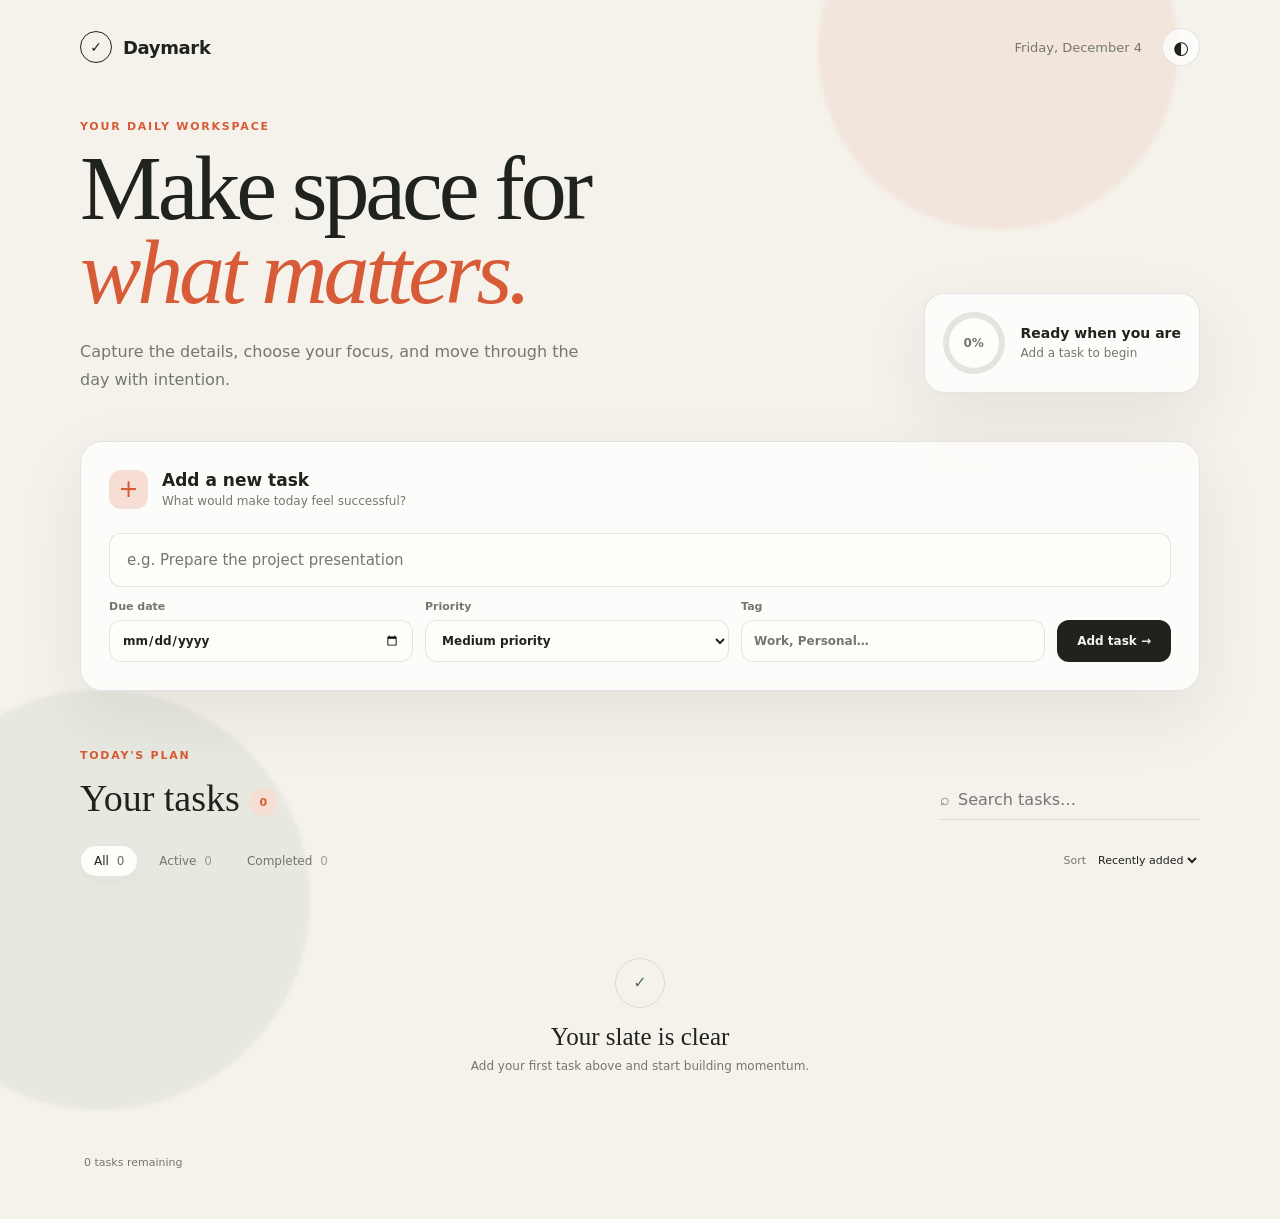
<file: part-2-data-science-examples/00_dynamic_todo_workspace/index.html>
<!doctype html>
<html lang="en">
<head>
  <meta charset="UTF-8">
  <meta name="viewport" content="width=device-width, initial-scale=1.0">
  <meta name="description" content="A focused, persistent workspace for planning and completing tasks.">
  <title>Daymark — Dynamic Todo Workspace</title>
  <link rel="stylesheet" href="styles.css">
</head>
<body>
  <div class="ambient ambient-one"></div>
  <div class="ambient ambient-two"></div>

  <main class="app-shell">
    <header class="topbar">
      <a class="brand" href="#" aria-label="Daymark home">
        <span class="brand-mark" aria-hidden="true">✓</span>
        <span>Daymark</span>
      </a>
      <div class="header-actions">
        <p id="todayLabel" class="today-label"></p>
        <button id="themeToggle" class="icon-button" type="button" aria-label="Switch color theme" title="Switch color theme">
          <span aria-hidden="true">◐</span>
        </button>
      </div>
    </header>

    <section class="hero" aria-labelledby="pageTitle">
      <div>
        <p class="eyebrow">YOUR DAILY WORKSPACE</p>
        <h1 id="pageTitle">Make space for<br><em>what matters.</em></h1>
        <p class="hero-copy">Capture the details, choose your focus, and move through the day with intention.</p>
      </div>
      <div class="progress-card" aria-label="Task progress">
        <div class="progress-ring" id="progressRing">
          <span id="progressValue">0%</span>
        </div>
        <div>
          <strong id="progressTitle">Ready when you are</strong>
          <span id="progressSubtitle">Add a task to begin</span>
        </div>
      </div>
    </section>

    <section class="composer panel" aria-labelledby="composerTitle">
      <div class="composer-heading">
        <span class="plus" aria-hidden="true">+</span>
        <div>
          <h2 id="composerTitle">Add a new task</h2>
          <p>What would make today feel successful?</p>
        </div>
      </div>
      <form id="taskForm">
        <label class="sr-only" for="taskTitle">Task title</label>
        <input id="taskTitle" name="title" maxlength="120" autocomplete="off" placeholder="e.g. Prepare the project presentation" required>
        <div class="form-row">
          <label class="field">
            <span>Due date</span>
            <input id="taskDue" name="due" type="date">
          </label>
          <label class="field">
            <span>Priority</span>
            <select id="taskPriority" name="priority">
              <option value="low">Low priority</option>
              <option value="medium" selected>Medium priority</option>
              <option value="high">High priority</option>
            </select>
          </label>
          <label class="field tag-field">
            <span>Tag</span>
            <input id="taskTag" name="tag" maxlength="24" autocomplete="off" placeholder="Work, Personal…">
          </label>
          <button class="primary-button" type="submit">Add task <span aria-hidden="true">→</span></button>
        </div>
      </form>
    </section>

    <section class="workspace" aria-labelledby="taskListTitle">
      <div class="workspace-heading">
        <div>
          <p class="eyebrow">TODAY'S PLAN</p>
          <h2 id="taskListTitle">Your tasks <span id="taskCount" class="count">0</span></h2>
        </div>
        <label class="search">
          <span aria-hidden="true">⌕</span>
          <span class="sr-only">Search tasks</span>
          <input id="searchInput" type="search" placeholder="Search tasks…">
        </label>
      </div>

      <div class="toolbar">
        <div class="filters" role="group" aria-label="Filter tasks">
          <button class="filter active" type="button" data-filter="all">All <span id="allCount">0</span></button>
          <button class="filter" type="button" data-filter="active">Active <span id="activeCount">0</span></button>
          <button class="filter" type="button" data-filter="completed">Completed <span id="completedCount">0</span></button>
        </div>
        <label class="sort-control">
          <span>Sort</span>
          <select id="sortSelect">
            <option value="created">Recently added</option>
            <option value="due">Due date</option>
            <option value="priority">Priority</option>
            <option value="alphabetical">A–Z</option>
          </select>
        </label>
      </div>

      <div id="taskList" class="task-list" aria-live="polite"></div>

      <div id="emptyState" class="empty-state" hidden>
        <div class="empty-icon" aria-hidden="true">✓</div>
        <h3 id="emptyTitle">Your slate is clear</h3>
        <p id="emptyCopy">Add your first task above and start building momentum.</p>
      </div>

      <footer class="list-footer">
        <span id="remainingLabel">0 tasks remaining</span>
        <button id="clearCompleted" class="text-button" type="button">Clear completed</button>
      </footer>
    </section>
  </main>

  <dialog id="editDialog">
    <form id="editForm" method="dialog">
      <div class="dialog-heading">
        <div>
          <p class="eyebrow">TASK DETAILS</p>
          <h2>Edit task</h2>
        </div>
        <button id="closeDialog" class="icon-button" type="button" aria-label="Close">×</button>
      </div>
      <input id="editId" type="hidden">
      <label class="field"><span>Task</span><input id="editTitle" maxlength="120" required></label>
      <div class="dialog-grid">
        <label class="field"><span>Due date</span><input id="editDue" type="date"></label>
        <label class="field"><span>Priority</span><select id="editPriority"><option value="low">Low</option><option value="medium">Medium</option><option value="high">High</option></select></label>
      </div>
      <label class="field"><span>Tag</span><input id="editTag" maxlength="24"></label>
      <div class="dialog-actions">
        <button id="cancelEdit" class="secondary-button" type="button">Cancel</button>
        <button class="primary-button" type="submit">Save changes</button>
      </div>
    </form>
  </dialog>

  <div id="toast" class="toast" role="status" aria-live="polite"></div>
  <script src="app.js"></script>
</body>
</html>
</file>
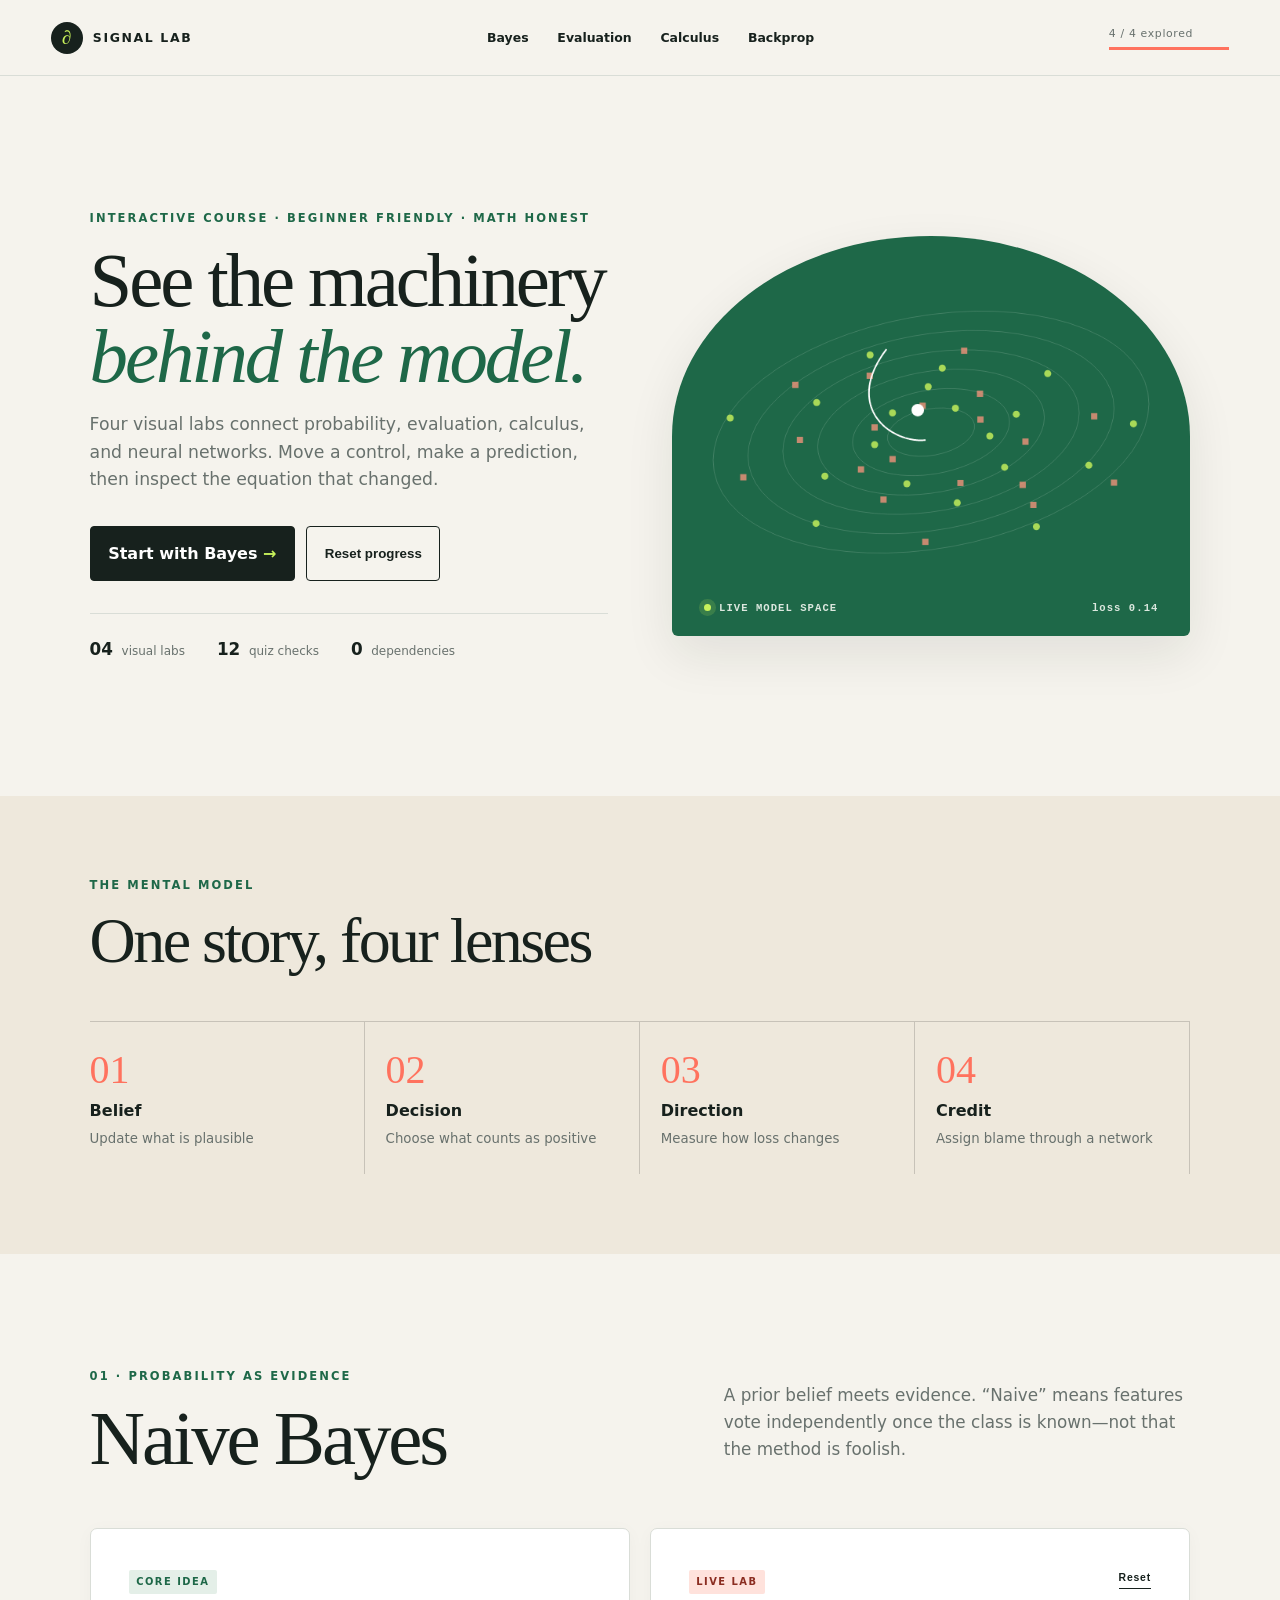
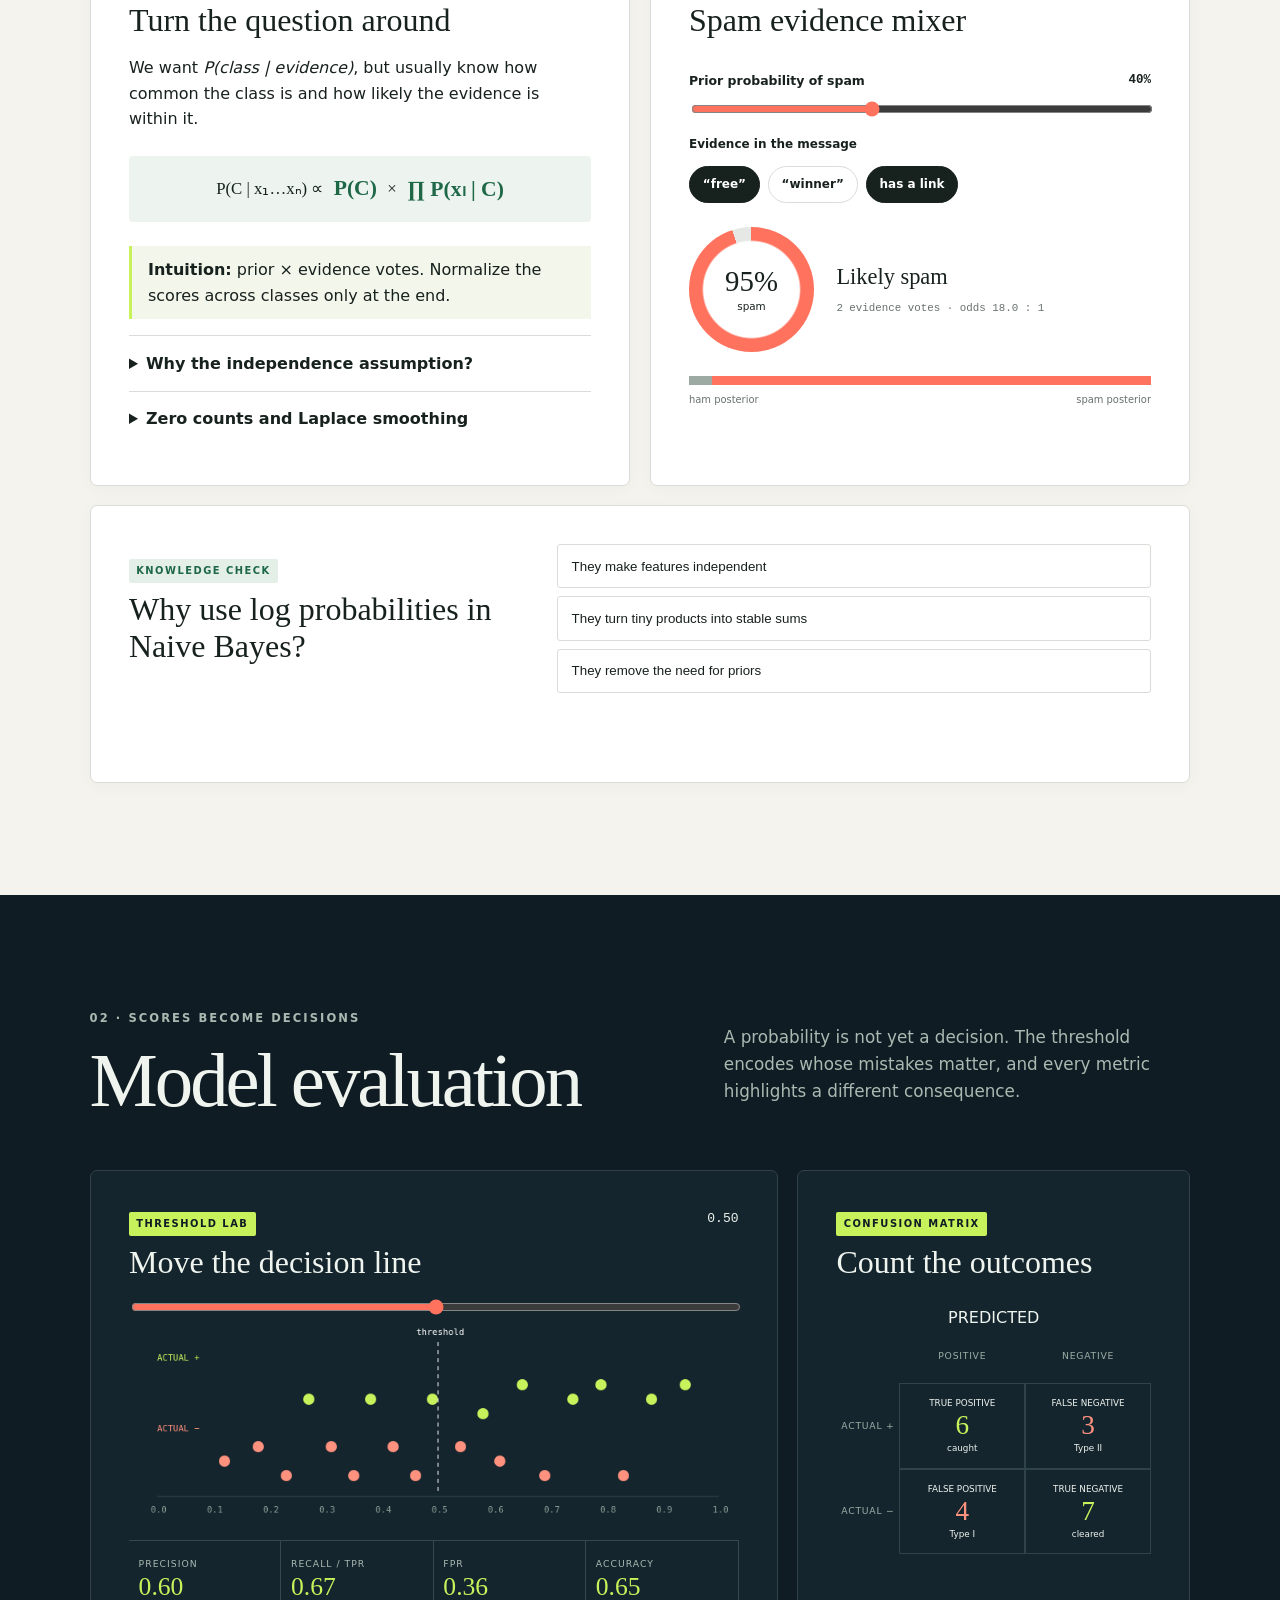
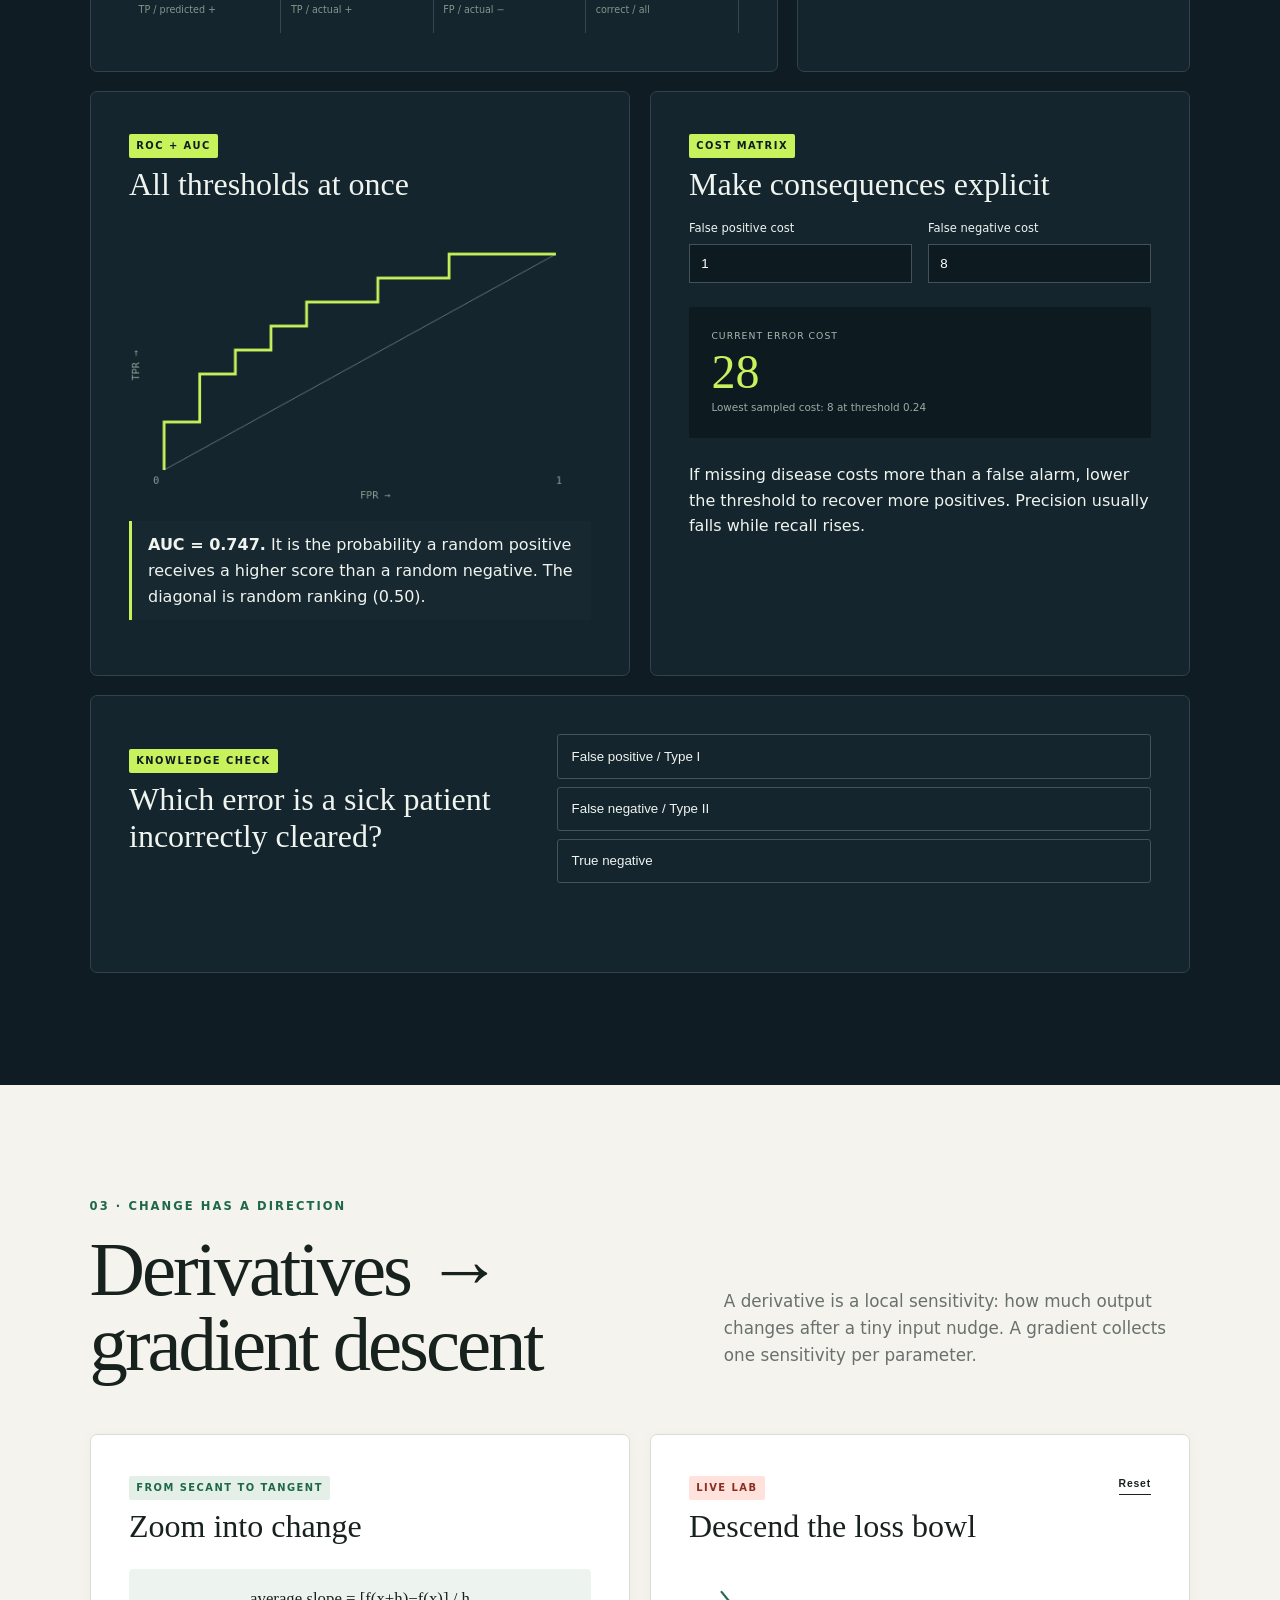
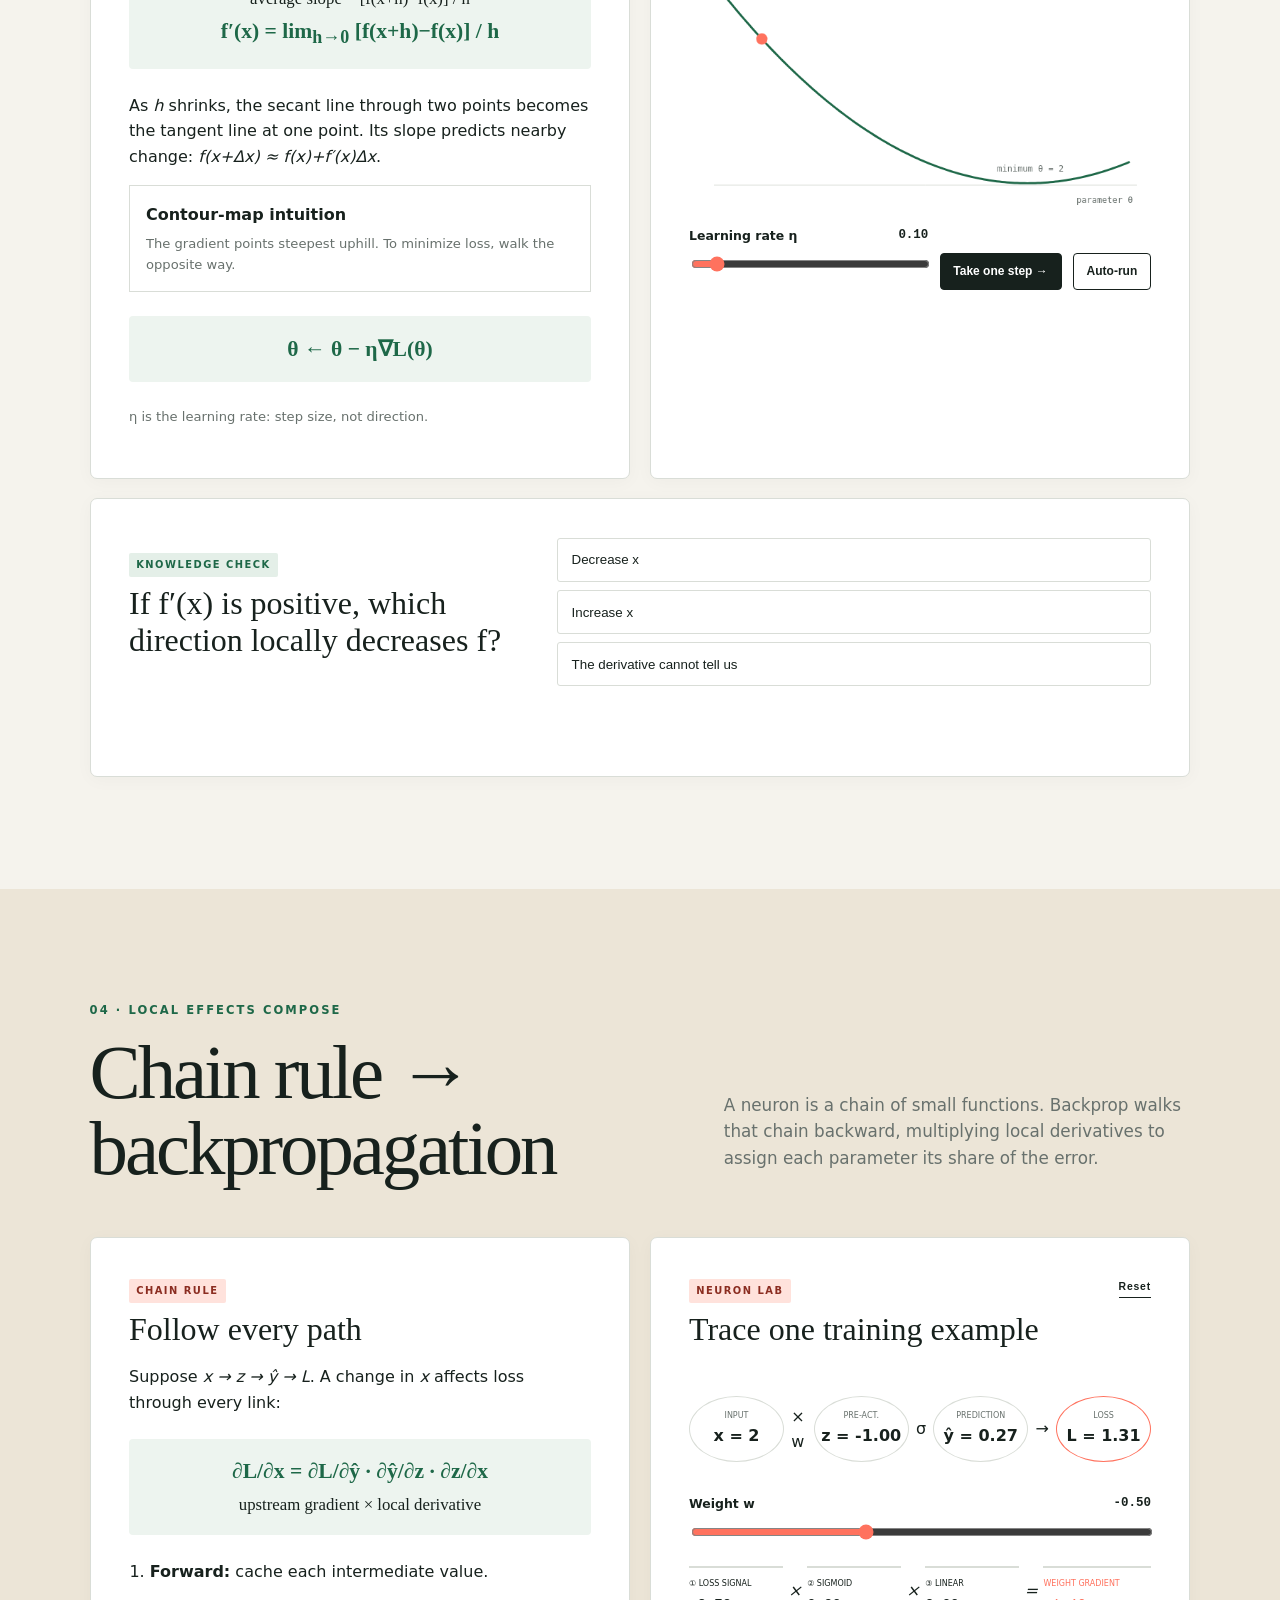
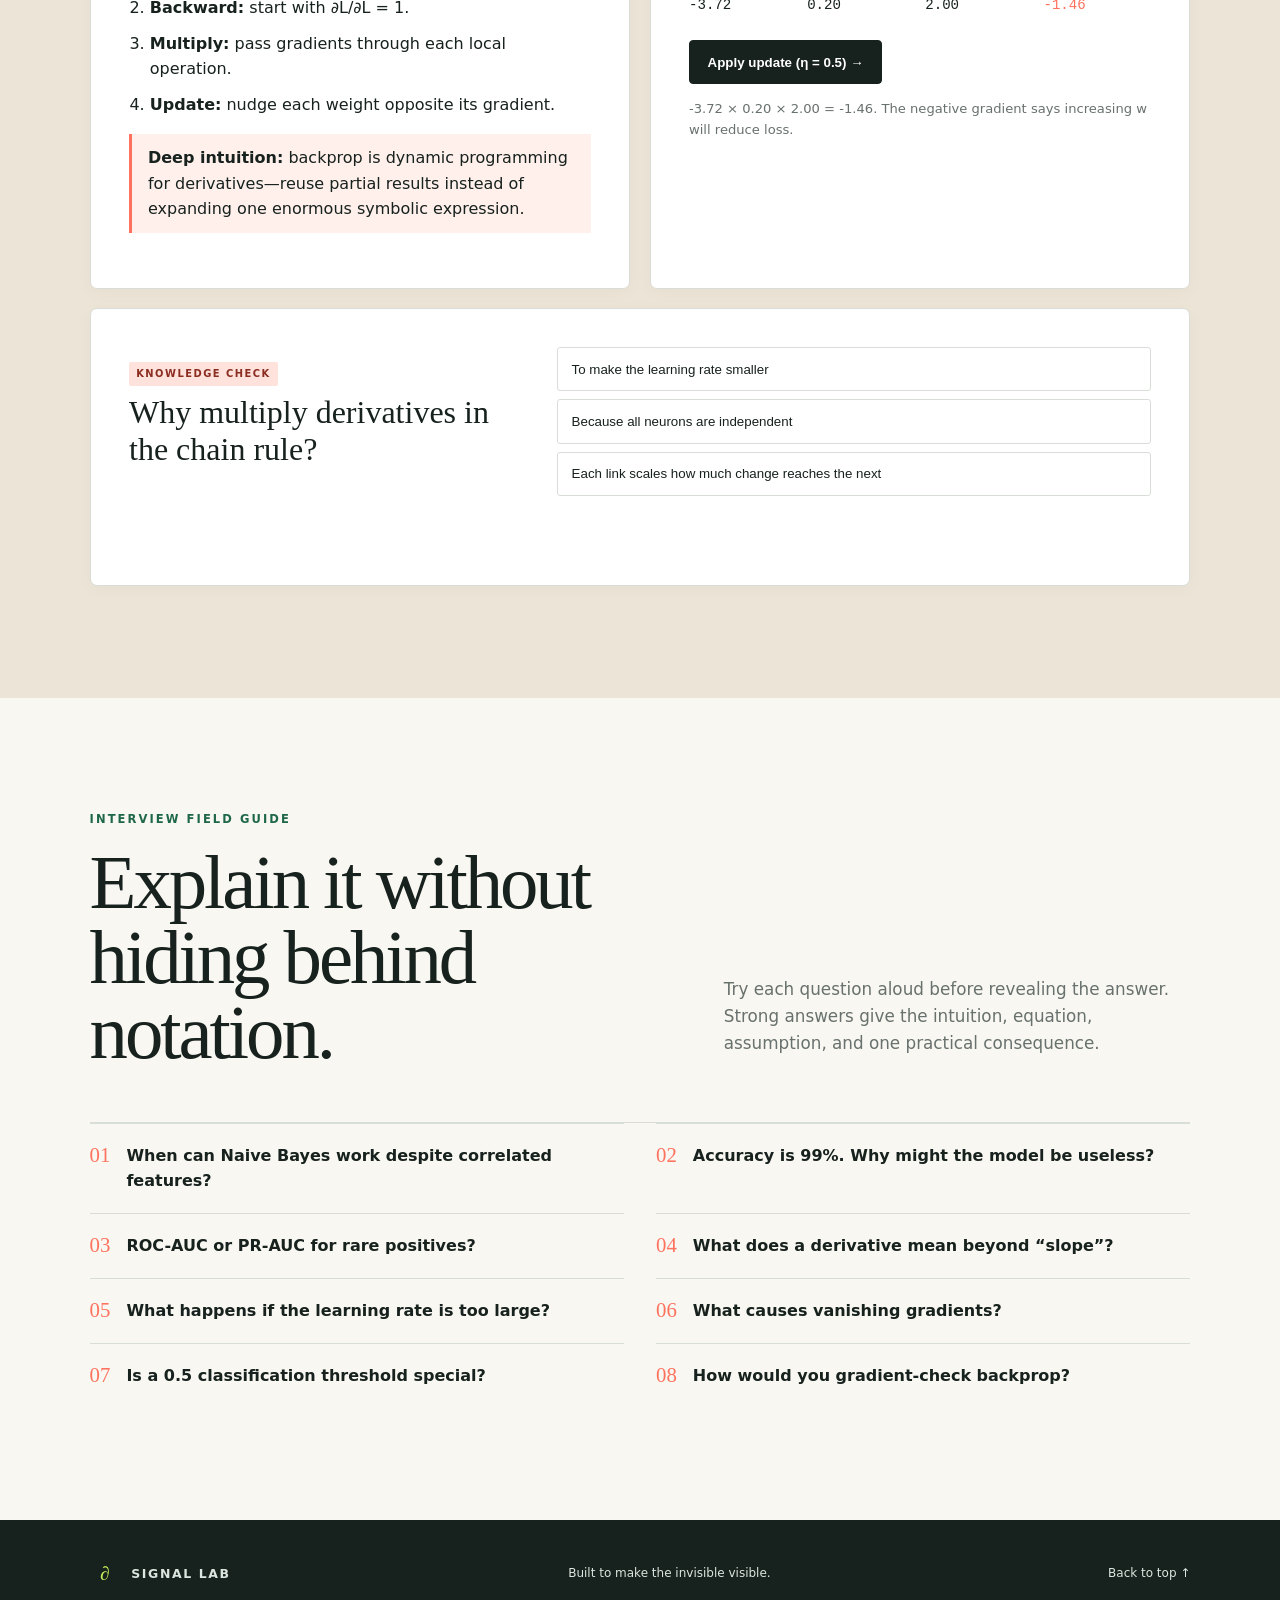
<file: part-2-data-science-examples/08_datascience_visual_mastery/index.html>
<!doctype html>
<html lang="en">
<head>
  <meta charset="utf-8">
  <meta name="viewport" content="width=device-width, initial-scale=1">
  <meta name="description" content="An interactive, visual course on Naive Bayes, model evaluation, gradient descent, and backpropagation.">
  <title>Signal Lab — Data Science Visual Mastery</title>
  <link rel="stylesheet" href="styles.css">
</head>
<body>
  <a class="skip-link" href="#main">Skip to lesson</a>
  <header class="topbar">
    <a class="brand" href="#top" aria-label="Signal Lab home"><span class="brand-mark">∂</span> SIGNAL LAB</a>
    <nav aria-label="Course modules">
      <a href="#bayes">Bayes</a><a href="#evaluation">Evaluation</a><a href="#calculus">Calculus</a><a href="#backprop">Backprop</a>
    </nav>
    <div class="progress-wrap" title="Lesson sections visited"><span id="progressLabel">0 / 4 explored</span><div class="progress"><i id="progressBar"></i></div></div>
  </header>

  <main id="main">
    <section class="hero" id="top">
      <div class="hero-copy">
        <p class="eyebrow">Interactive course · Beginner friendly · Math honest</p>
        <h1>See the machinery<br><em>behind the model.</em></h1>
        <p class="lede">Four visual labs connect probability, evaluation, calculus, and neural networks. Move a control, make a prediction, then inspect the equation that changed.</p>
        <div class="hero-actions"><a class="button primary" href="#bayes">Start with Bayes <span>→</span></a><button class="button ghost" id="resetProgress">Reset progress</button></div>
        <div class="course-stats"><span><b>04</b> visual labs</span><span><b>12</b> quiz checks</span><span><b>0</b> dependencies</span></div>
      </div>
      <div class="hero-viz" aria-label="Animated model learning illustration">
        <canvas id="heroCanvas" width="620" height="470"></canvas>
        <div class="viz-caption"><span class="live-dot"></span> LIVE MODEL SPACE <b id="heroLoss">loss 0.42</b></div>
      </div>
    </section>

    <section class="course-map" aria-labelledby="map-title">
      <p class="eyebrow">The mental model</p><h2 id="map-title">One story, four lenses</h2>
      <div class="map-grid">
        <a href="#bayes"><b>01</b><span>Belief</span><small>Update what is plausible</small></a>
        <a href="#evaluation"><b>02</b><span>Decision</span><small>Choose what counts as positive</small></a>
        <a href="#calculus"><b>03</b><span>Direction</span><small>Measure how loss changes</small></a>
        <a href="#backprop"><b>04</b><span>Credit</span><small>Assign blame through a network</small></a>
      </div>
    </section>

    <section class="module" id="bayes" data-module="bayes">
      <div class="module-head"><div><p class="eyebrow">01 · Probability as evidence</p><h2>Naive Bayes</h2></div><p class="module-intro">A prior belief meets evidence. “Naive” means features vote independently once the class is known—not that the method is foolish.</p></div>
      <div class="concept-grid">
        <article class="theory card">
          <span class="tag">CORE IDEA</span><h3>Turn the question around</h3>
          <p>We want <i>P(class | evidence)</i>, but usually know how common the class is and how likely the evidence is within it.</p>
          <div class="formula"><span>P(C | x₁…xₙ) ∝</span><strong>P(C)</strong><span>×</span><strong>∏ P(xᵢ | C)</strong></div>
          <p class="callout"><b>Intuition:</b> prior × evidence votes. Normalize the scores across classes only at the end.</p>
          <details><summary>Why the independence assumption?</summary><p>It replaces a huge joint probability table with one small likelihood per feature and class. Correlated evidence can be double-counted, but the ranking can still be remarkably useful.</p></details>
          <details><summary>Zero counts and Laplace smoothing</summary><p>An unseen feature would multiply the score by zero. Add-α smoothing uses <code>(count + α) / (class count + α × vocabulary size)</code> so absence of history is not impossibility.</p></details>
        </article>
        <article class="lab card">
          <div class="lab-title"><div><span class="tag coral">LIVE LAB</span><h3>Spam evidence mixer</h3></div><button class="mini-button" id="bayesReset">Reset</button></div>
          <label>Prior probability of spam <output id="priorOut">40%</output><input id="prior" type="range" min="5" max="95" value="40"></label>
          <p class="control-label">Evidence in the message</p>
          <div class="switches">
            <label><input class="bayes-feature" type="checkbox" data-spam="0.72" data-ham="0.08" checked><span>“free”</span></label>
            <label><input class="bayes-feature" type="checkbox" data-spam="0.62" data-ham="0.12"><span>“winner”</span></label>
            <label><input class="bayes-feature" type="checkbox" data-spam="0.54" data-ham="0.18" checked><span>has a link</span></label>
          </div>
          <div class="prob-result"><div class="donut" id="bayesDonut"><strong id="posterior">88%</strong><span>spam</span></div><div><p id="bayesVerdict">Likely spam</p><small id="bayesMath"></small></div></div>
          <div class="odds-track"><span id="hamBar"></span><i id="spamBar"></i></div><div class="legend"><span>ham posterior</span><span>spam posterior</span></div>
        </article>
      </div>
      <div class="quiz card" data-quiz="bayes"><div><span class="tag">KNOWLEDGE CHECK</span><h3>Why use log probabilities in Naive Bayes?</h3></div><div class="answers"><button data-correct="false">They make features independent</button><button data-correct="true">They turn tiny products into stable sums</button><button data-correct="false">They remove the need for priors</button></div><p class="feedback" aria-live="polite"></p></div>
    </section>

    <section class="module dark" id="evaluation" data-module="evaluation">
      <div class="module-head"><div><p class="eyebrow">02 · Scores become decisions</p><h2>Model evaluation</h2></div><p class="module-intro">A probability is not yet a decision. The threshold encodes whose mistakes matter, and every metric highlights a different consequence.</p></div>
      <div class="evaluation-layout">
        <article class="lab card dark-card">
          <div class="lab-title"><div><span class="tag lime">THRESHOLD LAB</span><h3>Move the decision line</h3></div><output id="thresholdOut">0.50</output></div>
          <label class="sr-only" for="threshold">Classification threshold</label><input id="threshold" type="range" min="5" max="95" value="50">
          <canvas id="scoreCanvas" width="760" height="255" aria-label="Positive and negative prediction scores around a movable threshold"></canvas>
          <div class="metric-row"><div><small>PRECISION</small><b id="precision">—</b><span>TP / predicted +</span></div><div><small>RECALL / TPR</small><b id="recall">—</b><span>TP / actual +</span></div><div><small>FPR</small><b id="fpr">—</b><span>FP / actual −</span></div><div><small>ACCURACY</small><b id="accuracy">—</b><span>correct / all</span></div></div>
        </article>
        <article class="matrix-card card dark-card">
          <span class="tag lime">CONFUSION MATRIX</span><h3>Count the outcomes</h3>
          <div class="axis-label top">PREDICTED</div>
          <div class="matrix"><div class="corner"></div><div class="axis">POSITIVE</div><div class="axis">NEGATIVE</div><div class="axis side">ACTUAL +</div><div class="cell good"><small>TRUE POSITIVE</small><b id="tp">0</b><span>caught</span></div><div class="cell bad"><small>FALSE NEGATIVE</small><b id="fn">0</b><span>Type II</span></div><div class="axis side">ACTUAL −</div><div class="cell bad"><small>FALSE POSITIVE</small><b id="fp">0</b><span>Type I</span></div><div class="cell good"><small>TRUE NEGATIVE</small><b id="tn">0</b><span>cleared</span></div></div>
        </article>
      </div>
      <div class="evaluation-layout second">
        <article class="card dark-card"><span class="tag lime">ROC + AUC</span><h3>All thresholds at once</h3><canvas id="rocCanvas" width="500" height="310" aria-label="Receiver operating characteristic curve"></canvas><p class="callout dark-callout"><b>AUC = <span id="auc">—</span>.</b> It is the probability a random positive receives a higher score than a random negative. The diagonal is random ranking (0.50).</p></article>
        <article class="card dark-card"><span class="tag lime">COST MATRIX</span><h3>Make consequences explicit</h3><div class="cost-controls"><label>False positive cost <input id="fpCost" type="number" min="0" max="1000" value="1"></label><label>False negative cost <input id="fnCost" type="number" min="0" max="1000" value="8"></label></div><div class="cost-total"><small>CURRENT ERROR COST</small><strong id="totalCost">0</strong><span id="bestThreshold"></span></div><p>If missing disease costs more than a false alarm, lower the threshold to recover more positives. Precision usually falls while recall rises.</p></article>
      </div>
      <div class="quiz card dark-card" data-quiz="evaluation"><div><span class="tag lime">KNOWLEDGE CHECK</span><h3>Which error is a sick patient incorrectly cleared?</h3></div><div class="answers"><button data-correct="false">False positive / Type I</button><button data-correct="true">False negative / Type II</button><button data-correct="false">True negative</button></div><p class="feedback" aria-live="polite"></p></div>
    </section>

    <section class="module" id="calculus" data-module="calculus">
      <div class="module-head"><div><p class="eyebrow">03 · Change has a direction</p><h2>Derivatives → gradient descent</h2></div><p class="module-intro">A derivative is a local sensitivity: how much output changes after a tiny input nudge. A gradient collects one sensitivity per parameter.</p></div>
      <div class="concept-grid">
        <article class="theory card"><span class="tag">FROM SECANT TO TANGENT</span><h3>Zoom into change</h3><div class="formula stacked"><span>average slope = [f(x+h)−f(x)] / h</span><strong>f′(x) = lim<sub>h→0</sub> [f(x+h)−f(x)] / h</strong></div><p>As <i>h</i> shrinks, the secant line through two points becomes the tangent line at one point. Its slope predicts nearby change: <i>f(x+Δx) ≈ f(x)+f′(x)Δx</i>.</p><div class="analogy"><b>Contour-map intuition</b><span>The gradient points steepest uphill. To minimize loss, walk the opposite way.</span></div><div class="formula"><strong>θ ← θ − η∇L(θ)</strong></div><p class="muted">η is the learning rate: step size, not direction.</p></article>
        <article class="lab card"><div class="lab-title"><div><span class="tag coral">LIVE LAB</span><h3>Descend the loss bowl</h3></div><button class="mini-button" id="descentReset">Reset</button></div><canvas id="descentCanvas" width="650" height="350" aria-label="Gradient descent on a convex loss curve"></canvas><div class="descent-controls"><label>Learning rate η <output id="lrOut">0.10</output><input id="learningRate" type="range" min="1" max="110" value="10"></label><button class="button primary small" id="descentStep">Take one step →</button><button class="button ghost small" id="descentAuto">Auto-run</button></div><div class="step-equation" id="stepEquation"></div></article>
      </div>
      <div class="quiz card" data-quiz="calculus"><div><span class="tag">KNOWLEDGE CHECK</span><h3>If f′(x) is positive, which direction locally decreases f?</h3></div><div class="answers"><button data-correct="true">Decrease x</button><button data-correct="false">Increase x</button><button data-correct="false">The derivative cannot tell us</button></div><p class="feedback" aria-live="polite"></p></div>
    </section>

    <section class="module warm" id="backprop" data-module="backprop">
      <div class="module-head"><div><p class="eyebrow">04 · Local effects compose</p><h2>Chain rule → backpropagation</h2></div><p class="module-intro">A neuron is a chain of small functions. Backprop walks that chain backward, multiplying local derivatives to assign each parameter its share of the error.</p></div>
      <div class="concept-grid backprop-grid">
        <article class="theory card"><span class="tag coral">CHAIN RULE</span><h3>Follow every path</h3><p>Suppose <i>x → z → ŷ → L</i>. A change in <i>x</i> affects loss through every link:</p><div class="formula stacked"><strong>∂L/∂x = ∂L/∂ŷ · ∂ŷ/∂z · ∂z/∂x</strong><span>upstream gradient × local derivative</span></div><ol class="steps"><li><b>Forward:</b> cache each intermediate value.</li><li><b>Backward:</b> start with ∂L/∂L = 1.</li><li><b>Multiply:</b> pass gradients through each local operation.</li><li><b>Update:</b> nudge each weight opposite its gradient.</li></ol><p class="callout coral-callout"><b>Deep intuition:</b> backprop is dynamic programming for derivatives—reuse partial results instead of expanding one enormous symbolic expression.</p></article>
        <article class="lab card network-lab"><div class="lab-title"><div><span class="tag coral">NEURON LAB</span><h3>Trace one training example</h3></div><button class="mini-button" id="networkReset">Reset</button></div><div class="network" aria-label="A one-neuron computation graph"><div class="node input"><small>INPUT</small><b>x = 2</b></div><span>× w</span><div class="node"><small>PRE-ACT.</small><b id="zValue">z</b></div><span>σ</span><div class="node"><small>PREDICTION</small><b id="yhatValue">ŷ</b></div><span>→</span><div class="node loss"><small>LOSS</small><b id="lossValue">L</b></div></div><label>Weight w <output id="weightOut">−0.50</output><input id="weight" type="range" min="-200" max="200" value="-50"></label><div class="gradient-flow"><div><small>① LOSS SIGNAL</small><b id="gradLoss">∂L/∂ŷ</b></div><i>×</i><div><small>② SIGMOID</small><b id="gradSigmoid">∂ŷ/∂z</b></div><i>×</i><div><small>③ LINEAR</small><b id="gradLinear">∂z/∂w</b></div><i>=</i><div class="gradient-result"><small>WEIGHT GRADIENT</small><b id="gradWeight">∂L/∂w</b></div></div><button class="button primary" id="applyGradient">Apply update (η = 0.5) →</button><p id="networkNarrative" class="muted"></p></article>
      </div>
      <div class="quiz card" data-quiz="backprop"><div><span class="tag coral">KNOWLEDGE CHECK</span><h3>Why multiply derivatives in the chain rule?</h3></div><div class="answers"><button data-correct="false">To make the learning rate smaller</button><button data-correct="false">Because all neurons are independent</button><button data-correct="true">Each link scales how much change reaches the next</button></div><p class="feedback" aria-live="polite"></p></div>
    </section>

    <section class="interview" id="interview">
      <div class="module-head"><div><p class="eyebrow">Interview field guide</p><h2>Explain it without hiding behind notation.</h2></div><p class="module-intro">Try each question aloud before revealing the answer. Strong answers give the intuition, equation, assumption, and one practical consequence.</p></div>
      <div class="interview-grid">
        <details><summary><span>01</span>When can Naive Bayes work despite correlated features?</summary><p>Classification needs the correct score ordering, not perfectly calibrated probabilities. Correlation can distort posterior confidence yet leave the decision boundary useful. Mention double-counting evidence and checking calibration.</p></details>
        <details><summary><span>02</span>Accuracy is 99%. Why might the model be useless?</summary><p>With 1% positives, predicting negative always gets 99% accuracy and zero recall. Ask for the confusion matrix, base rate, precision-recall curve, and error costs.</p></details>
        <details><summary><span>03</span>ROC-AUC or PR-AUC for rare positives?</summary><p>Usually PR-AUC: it focuses on positive-class retrieval and exposes false-positive burden. ROC-AUC can look strong because the large negative class makes a low FPR easy. State prevalence and the decision objective.</p></details>
        <details><summary><span>04</span>What does a derivative mean beyond “slope”?</summary><p>It is local sensitivity: units of output change per unit of input change. In optimization it predicts the first-order effect of nudging a parameter.</p></details>
        <details><summary><span>05</span>What happens if the learning rate is too large?</summary><p>Steps can overshoot the minimum, oscillate, or diverge. Too small converges slowly or stalls on flat regions. Schedules and adaptive optimizers modify effective step sizes.</p></details>
        <details><summary><span>06</span>What causes vanishing gradients?</summary><p>Backprop multiplies many local derivatives. If most magnitudes are below one, the product shrinks exponentially, so early layers learn slowly. ReLU-family activations, residual paths, normalization, and careful initialization help.</p></details>
        <details><summary><span>07</span>Is a 0.5 classification threshold special?</summary><p>Only under particular assumptions about calibrated probabilities and symmetric costs. Choose a threshold on validation data using operating constraints or expected cost, then test it on untouched data.</p></details>
        <details><summary><span>08</span>How would you gradient-check backprop?</summary><p>Compare the analytic gradient to a centered finite difference: [L(w+ε)−L(w−ε)]/(2ε). Use a small ε and relative error, while accounting for numerical precision and nondifferentiable points.</p></details>
      </div>
    </section>
  </main>
  <footer><a class="brand" href="#top"><span class="brand-mark">∂</span> SIGNAL LAB</a><p>Built to make the invisible visible.</p><a href="#top">Back to top ↑</a></footer>
  <script src="app.js"></script>
</body>
</html>
</file>
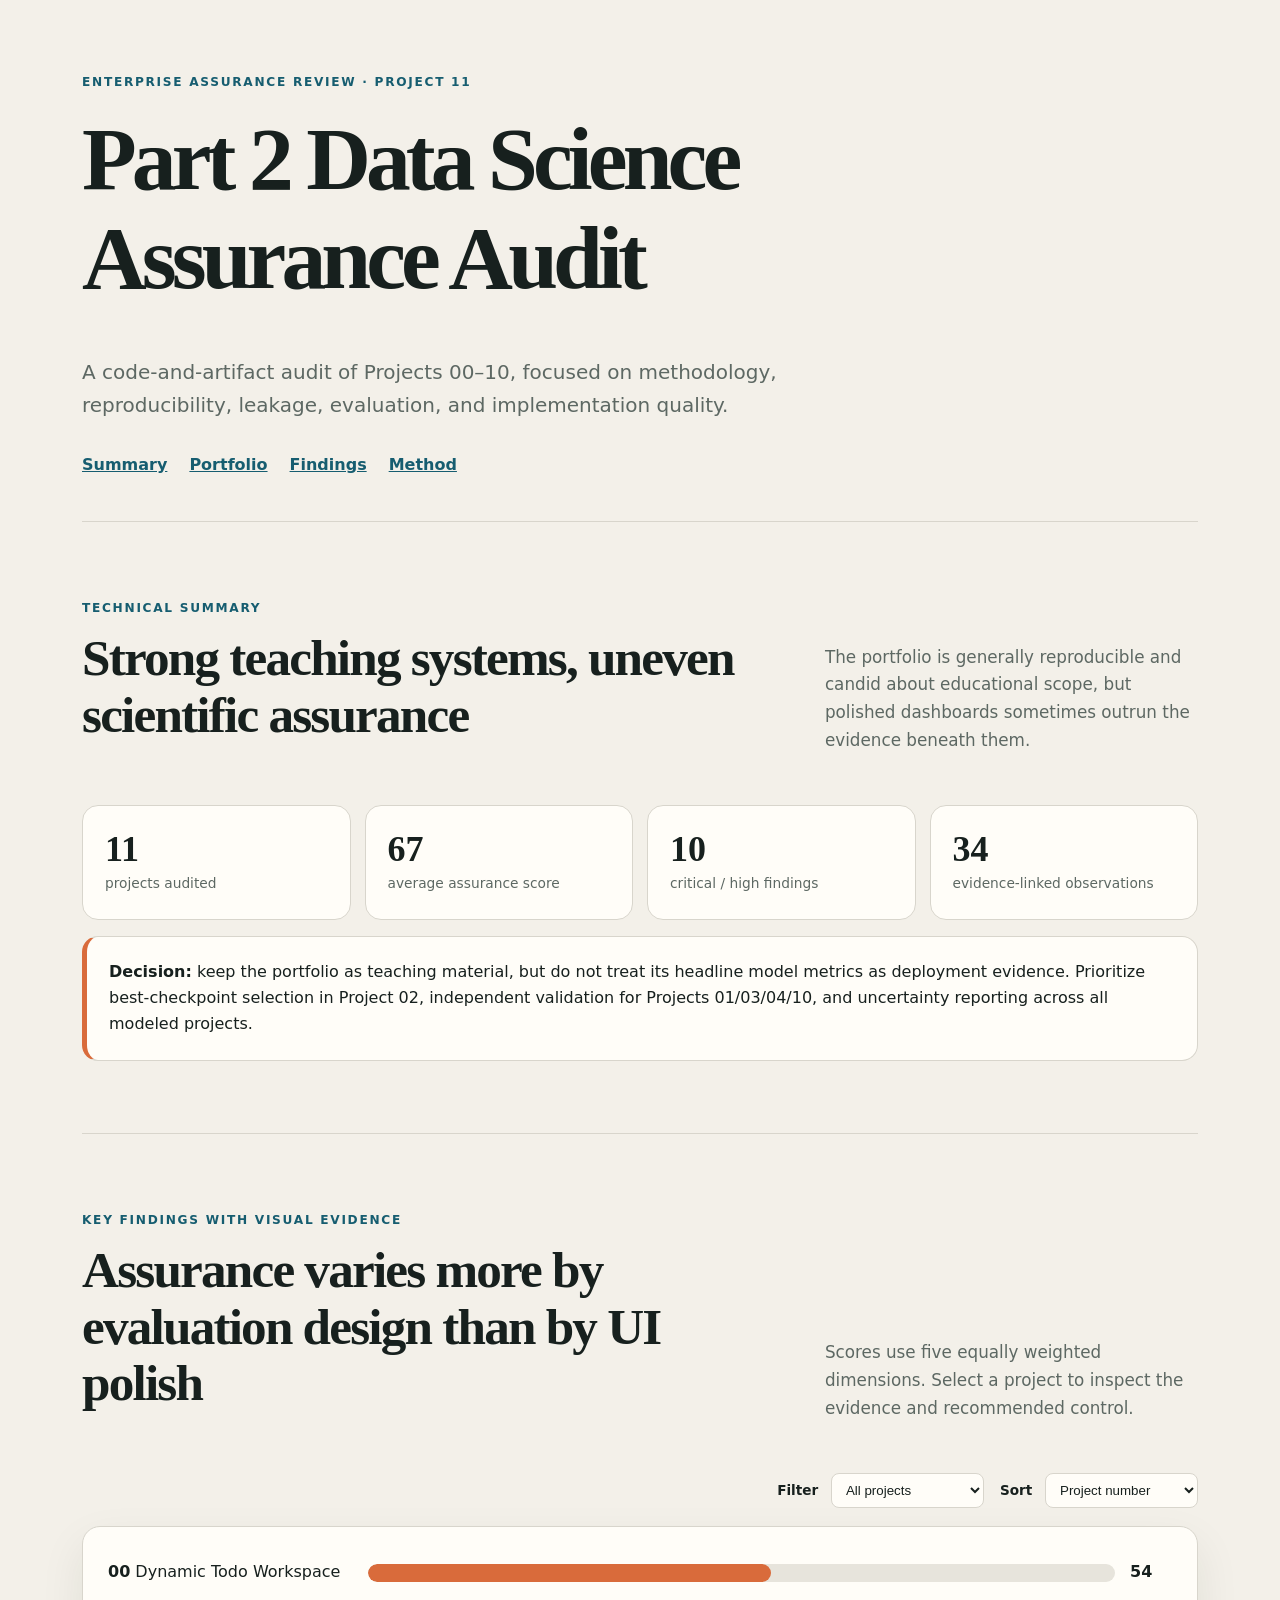
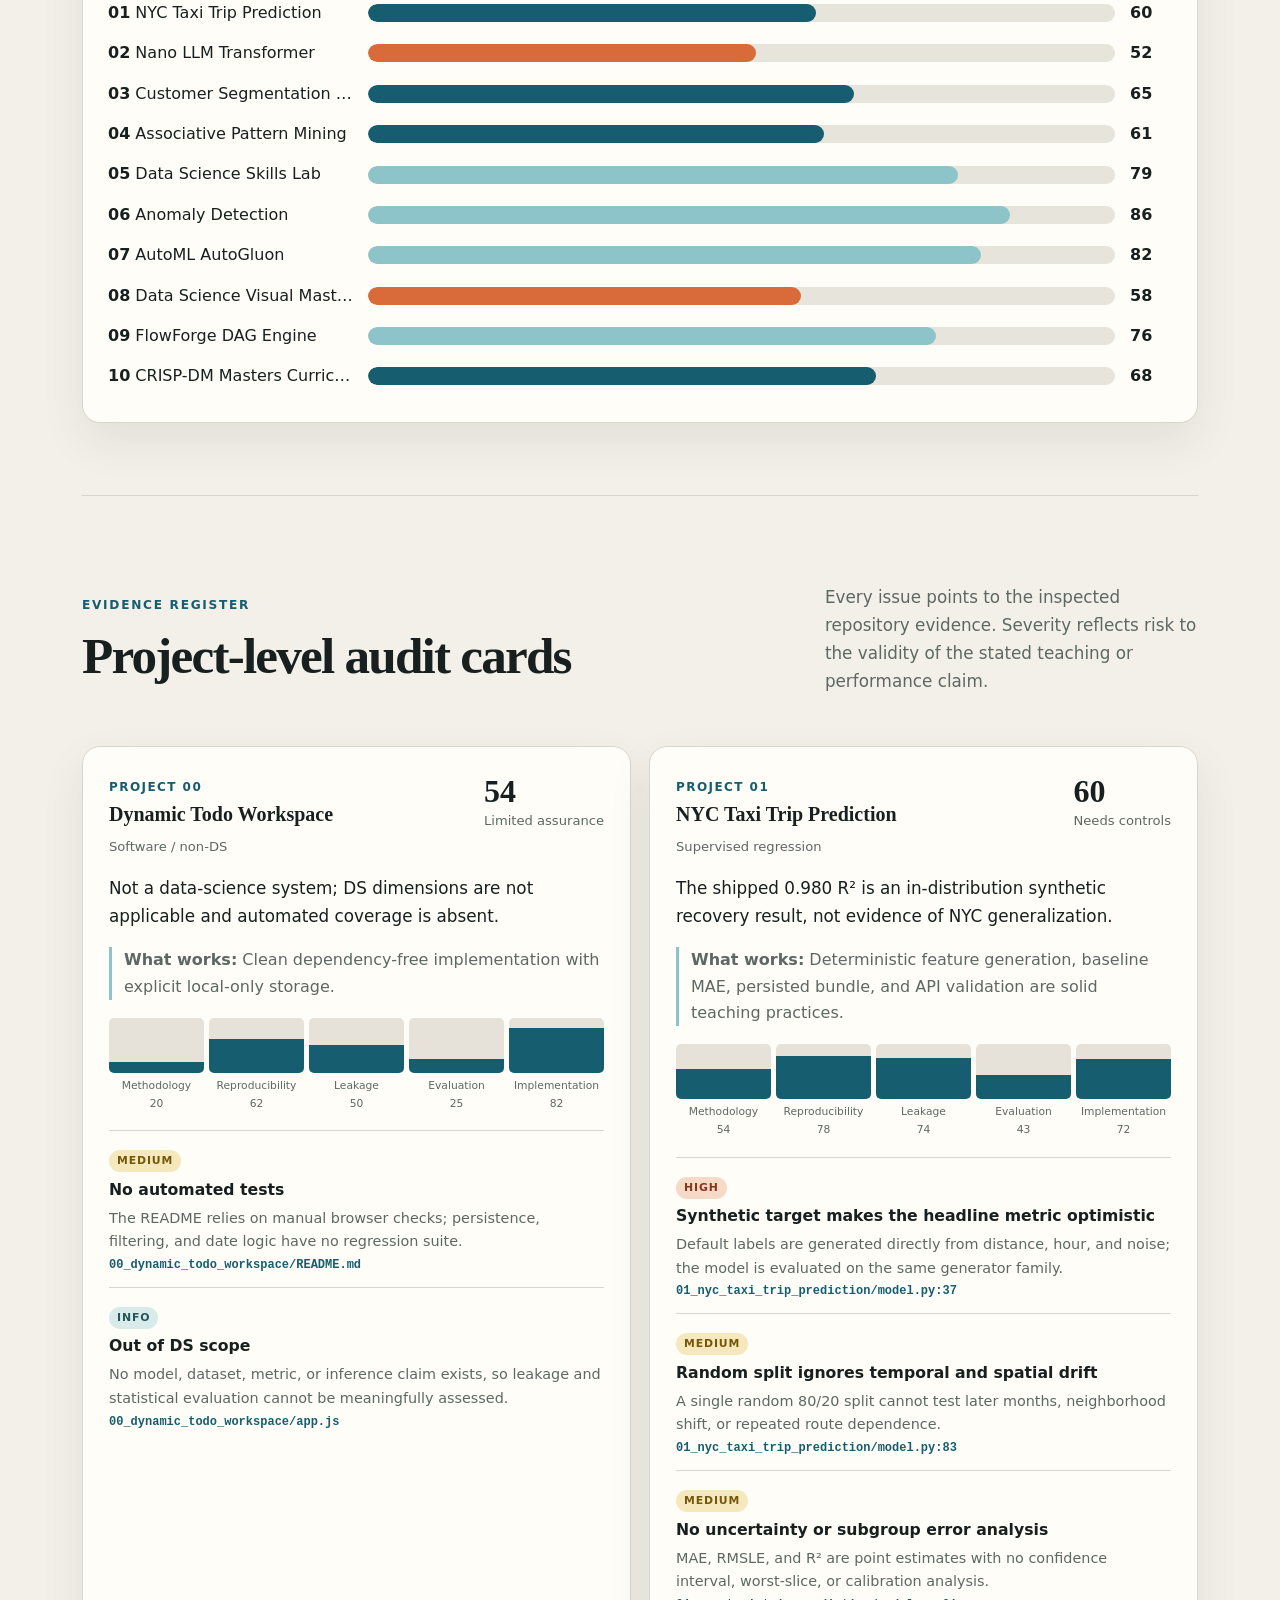
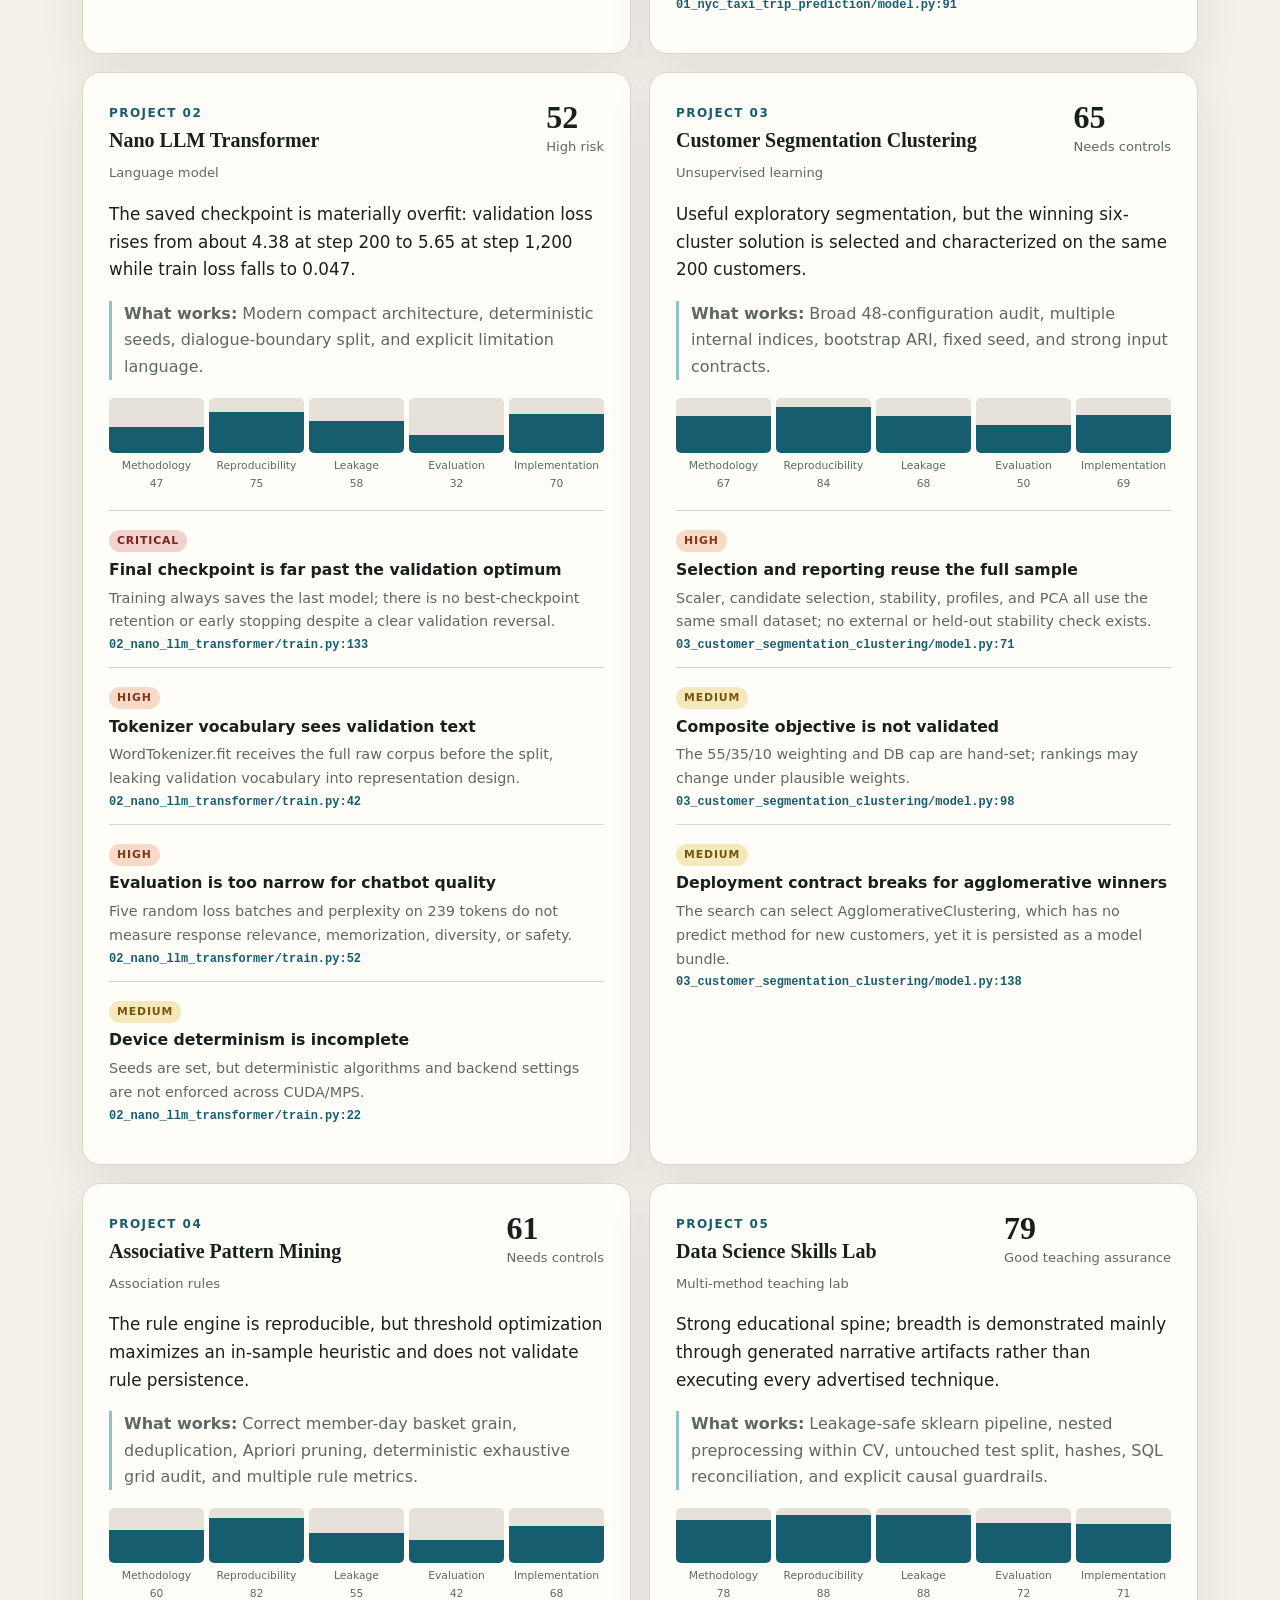
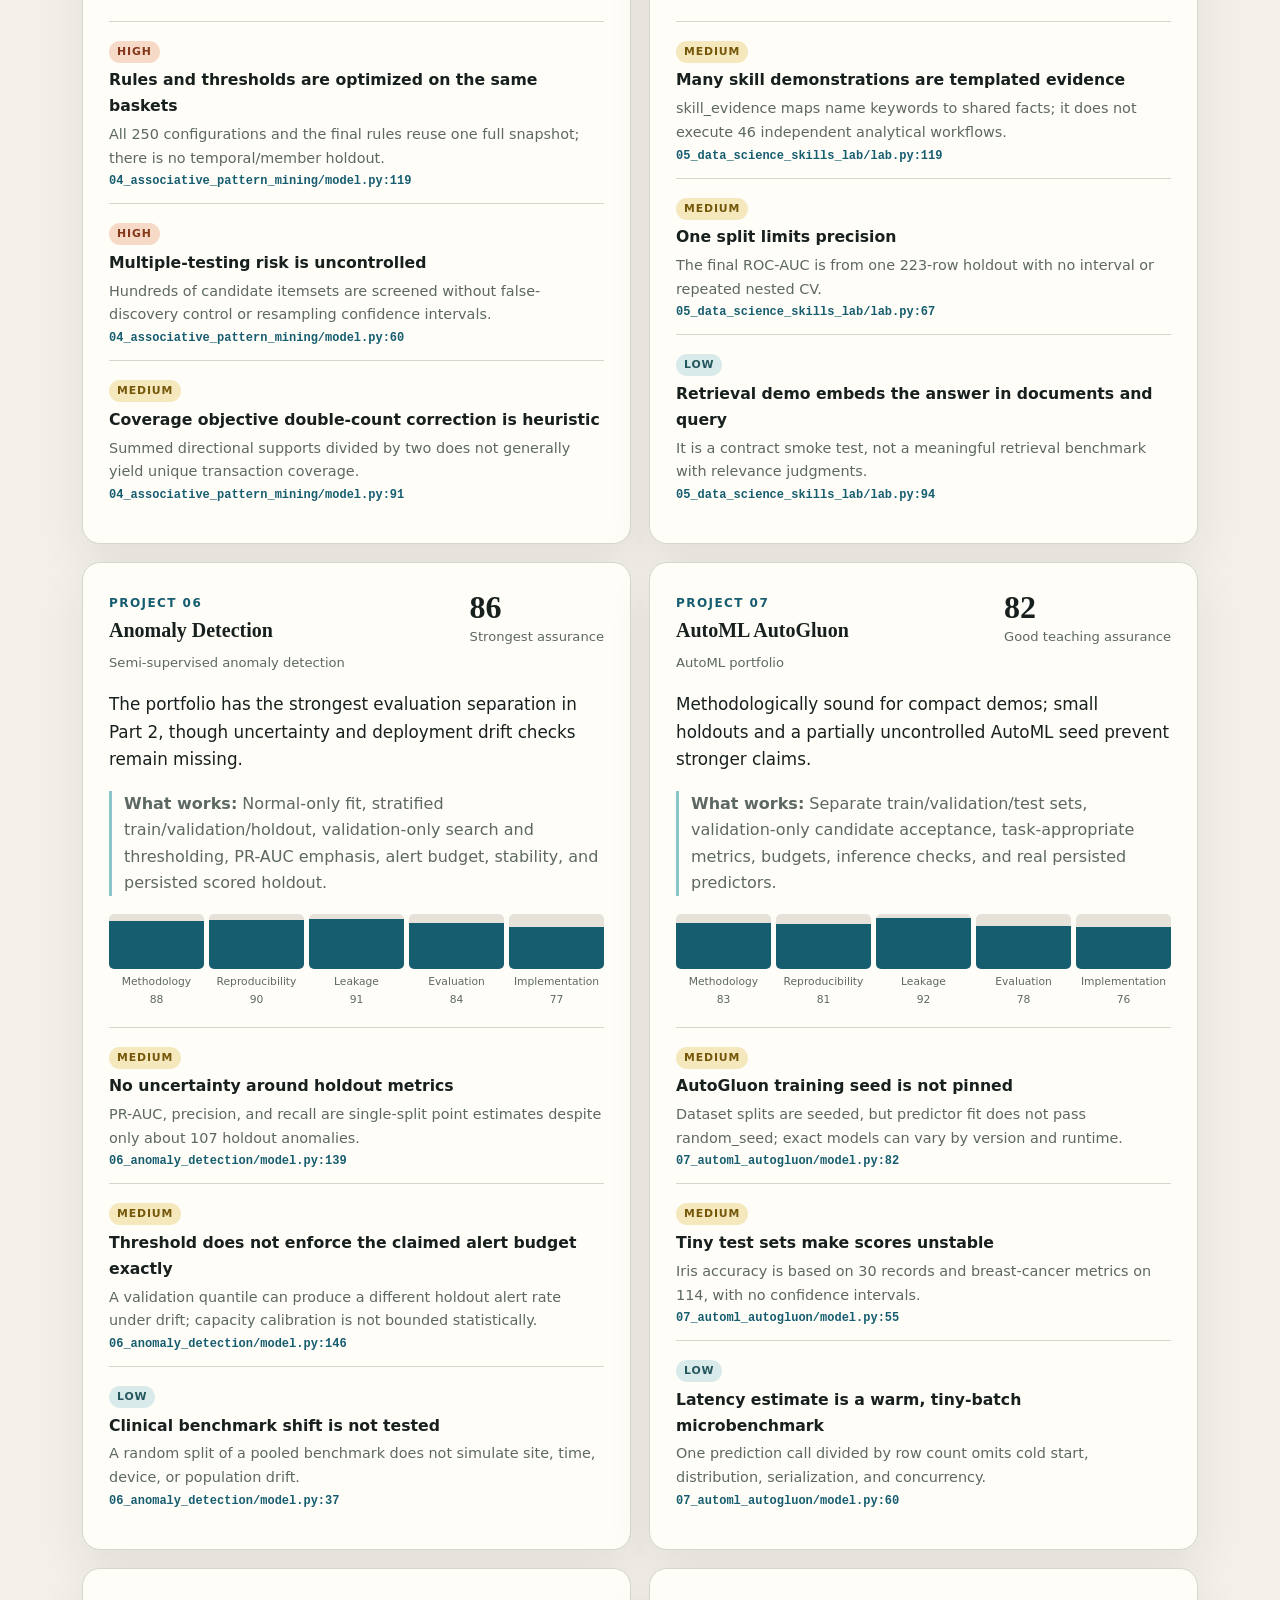
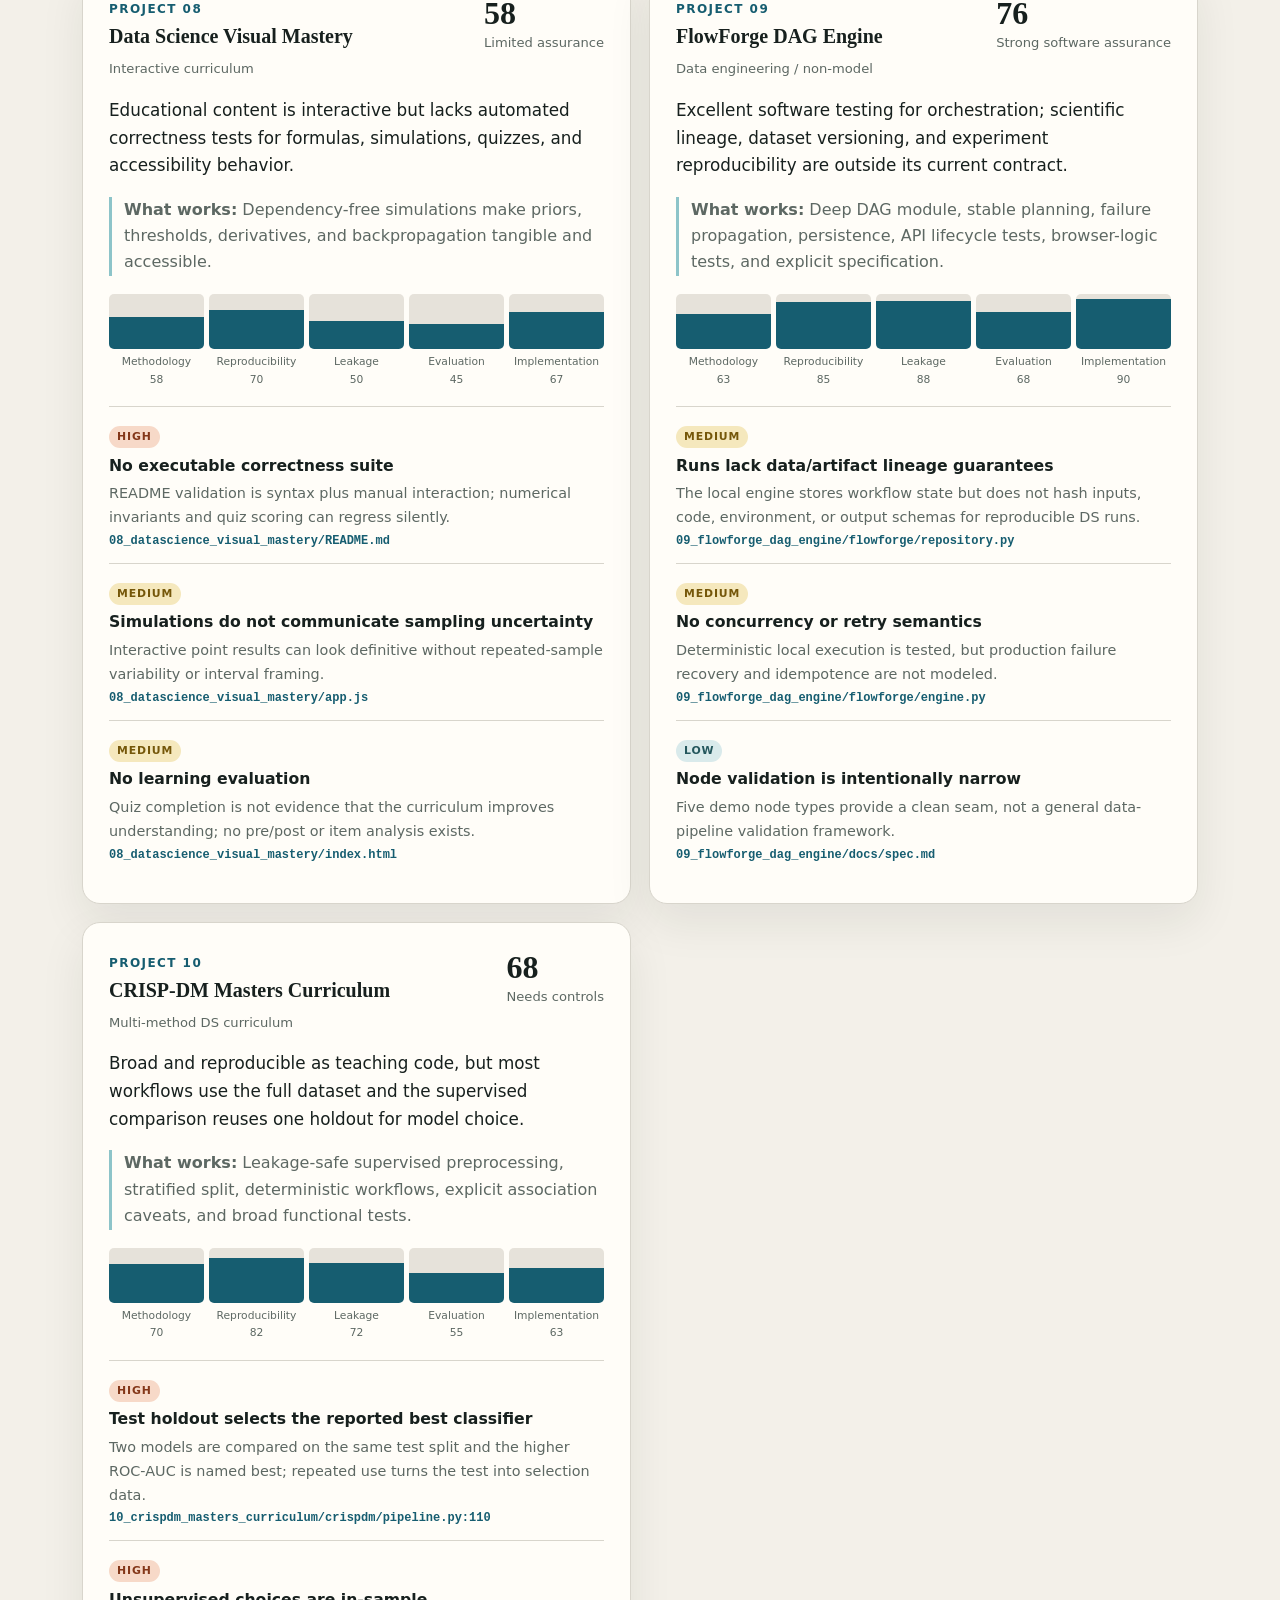
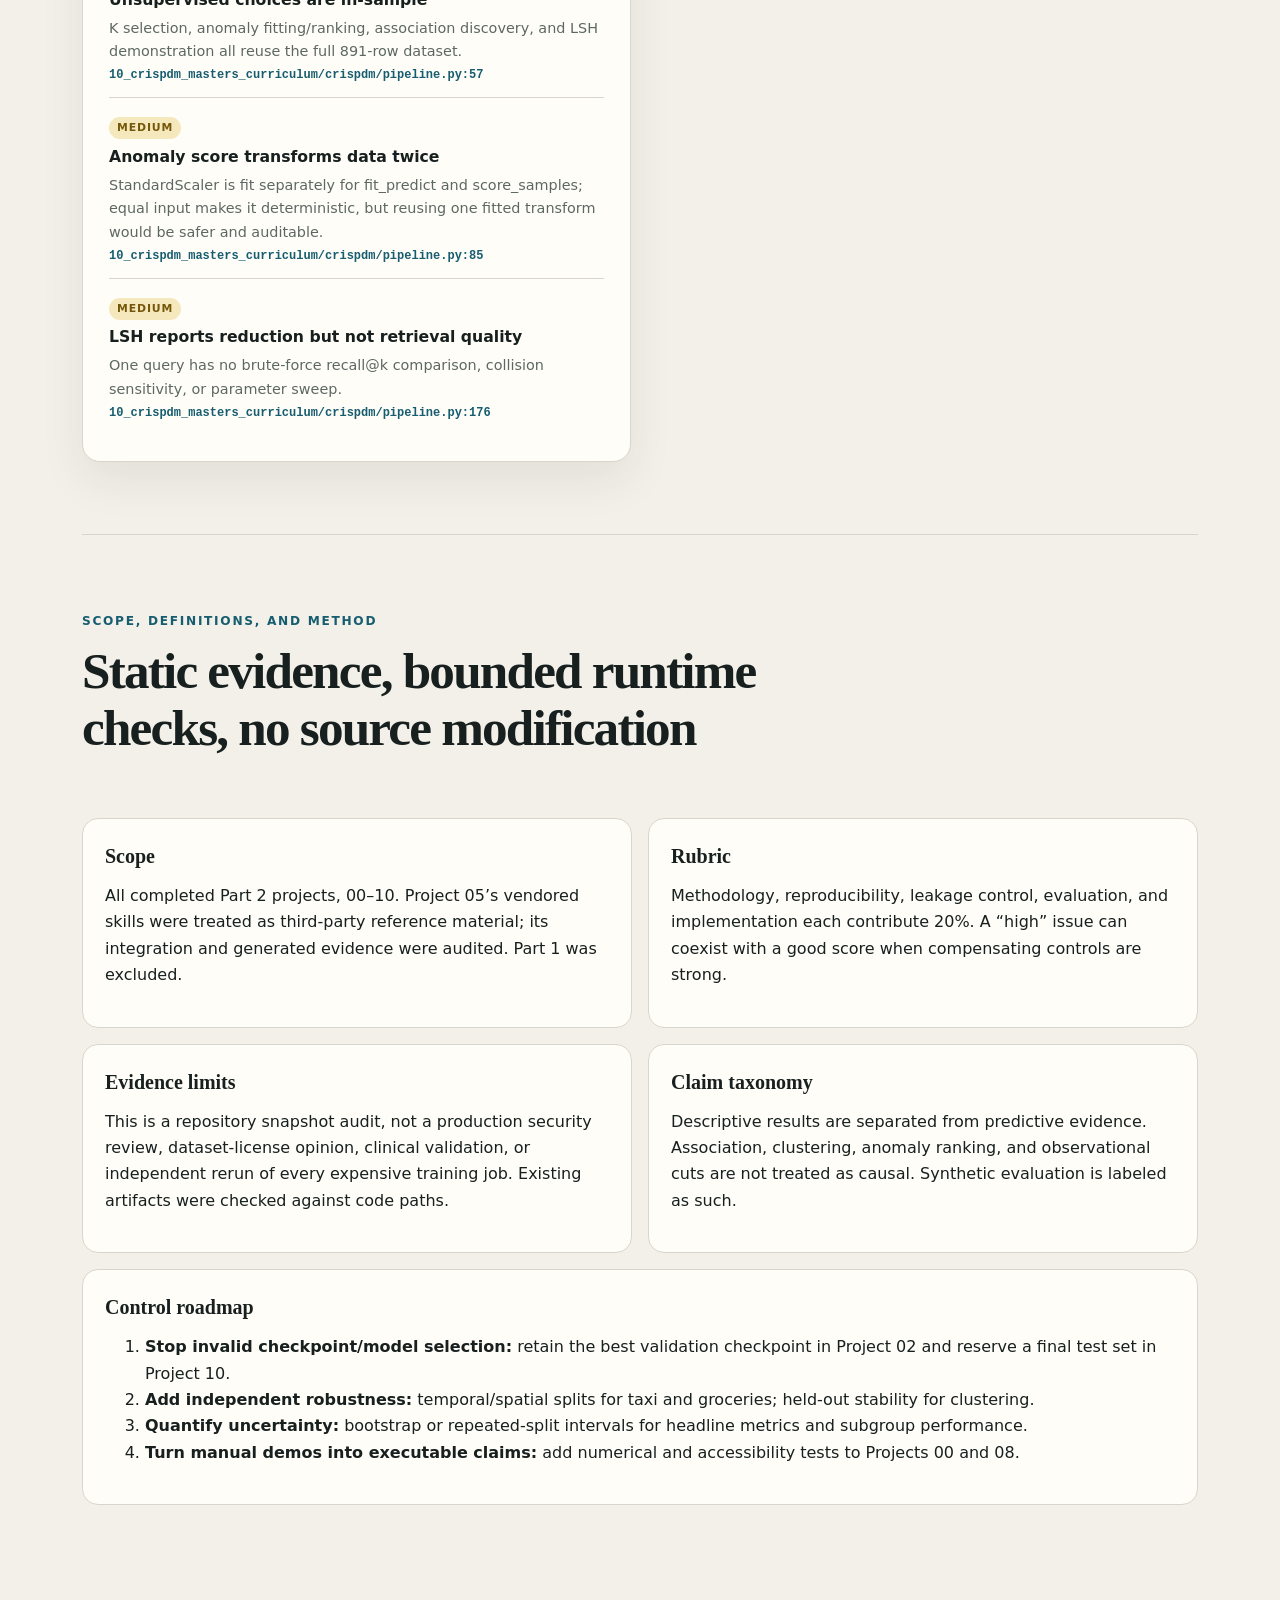
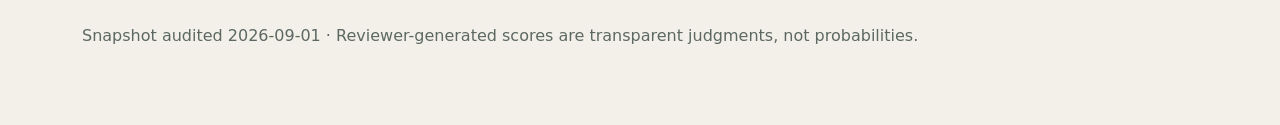
<file: part-2-data-science-examples/11_enterprise_ds_audit/index.html>
<!doctype html><html lang="en"><head><meta charset="utf-8"><meta name="viewport" content="width=device-width,initial-scale=1"><meta name="color-scheme" content="light dark"><title>Part 2 Data Science Assurance Audit</title><link rel="stylesheet" href="styles.css"></head>
<body><a class="skip" href="#main">Skip to report</a><header><div class="eyebrow">Enterprise assurance review · Project 11</div><h1>Part 2 Data Science Assurance Audit</h1><p class="lede">A code-and-artifact audit of Projects 00–10, focused on methodology, reproducibility, leakage, evaluation, and implementation quality.</p><nav aria-label="Report sections"><a href="#summary">Summary</a><a href="#portfolio">Portfolio</a><a href="#findings">Findings</a><a href="#method">Method</a></nav></header>
<main id="main"><section id="summary"><div class="section-head"><div><span class="kicker">Technical summary</span><h2>Strong teaching systems, uneven scientific assurance</h2></div><p>The portfolio is generally reproducible and candid about educational scope, but polished dashboards sometimes outrun the evidence beneath them.</p></div><div id="kpis" class="kpis"></div><div class="callout"><strong>Decision:</strong> keep the portfolio as teaching material, but do not treat its headline model metrics as deployment evidence. Prioritize best-checkpoint selection in Project 02, independent validation for Projects 01/03/04/10, and uncertainty reporting across all modeled projects.</div></section>
<section id="portfolio"><div class="section-head"><div><span class="kicker">Key findings with visual evidence</span><h2>Assurance varies more by evaluation design than by UI polish</h2></div><p>Scores use five equally weighted dimensions. Select a project to inspect the evidence and recommended control.</p></div><div class="controls"><label>Filter <select id="riskFilter"><option value="all">All projects</option><option value="critical">Critical findings</option><option value="high">High findings</option><option value="good">Score 75+</option></select></label><label>Sort <select id="sortBy"><option value="id">Project number</option><option value="score-desc">Highest score</option><option value="score-asc">Lowest score</option></select></label></div><div id="scoreChart" class="score-chart" aria-label="Project assurance scores"></div></section>
<section id="findings"><div class="section-head"><div><span class="kicker">Evidence register</span><h2>Project-level audit cards</h2></div><p>Every issue points to the inspected repository evidence. Severity reflects risk to the validity of the stated teaching or performance claim.</p></div><div id="cards" class="cards"></div></section>
<section id="method"><div class="section-head"><div><span class="kicker">Scope, definitions, and method</span><h2>Static evidence, bounded runtime checks, no source modification</h2></div></div><div class="method-grid"><article><h3>Scope</h3><p>All completed Part 2 projects, 00–10. Project 05’s vendored skills were treated as third-party reference material; its integration and generated evidence were audited. Part 1 was excluded.</p></article><article><h3>Rubric</h3><p>Methodology, reproducibility, leakage control, evaluation, and implementation each contribute 20%. A “high” issue can coexist with a good score when compensating controls are strong.</p></article><article><h3>Evidence limits</h3><p>This is a repository snapshot audit, not a production security review, dataset-license opinion, clinical validation, or independent rerun of every expensive training job. Existing artifacts were checked against code paths.</p></article><article><h3>Claim taxonomy</h3><p>Descriptive results are separated from predictive evidence. Association, clustering, anomaly ranking, and observational cuts are not treated as causal. Synthetic evaluation is labeled as such.</p></article></div><div class="priority"><h3>Control roadmap</h3><ol><li><strong>Stop invalid checkpoint/model selection:</strong> retain the best validation checkpoint in Project 02 and reserve a final test set in Project 10.</li><li><strong>Add independent robustness:</strong> temporal/spatial splits for taxi and groceries; held-out stability for clustering.</li><li><strong>Quantify uncertainty:</strong> bootstrap or repeated-split intervals for headline metrics and subgroup performance.</li><li><strong>Turn manual demos into executable claims:</strong> add numerical and accessibility tests to Projects 00 and 08.</li></ol></div></section></main>
<footer><p>Snapshot audited <span id="auditDate"></span> · Reviewer-generated scores are transparent judgments, not probabilities.</p></footer><script src="audit-data.js"></script><script src="app.js"></script></body></html>
</file>
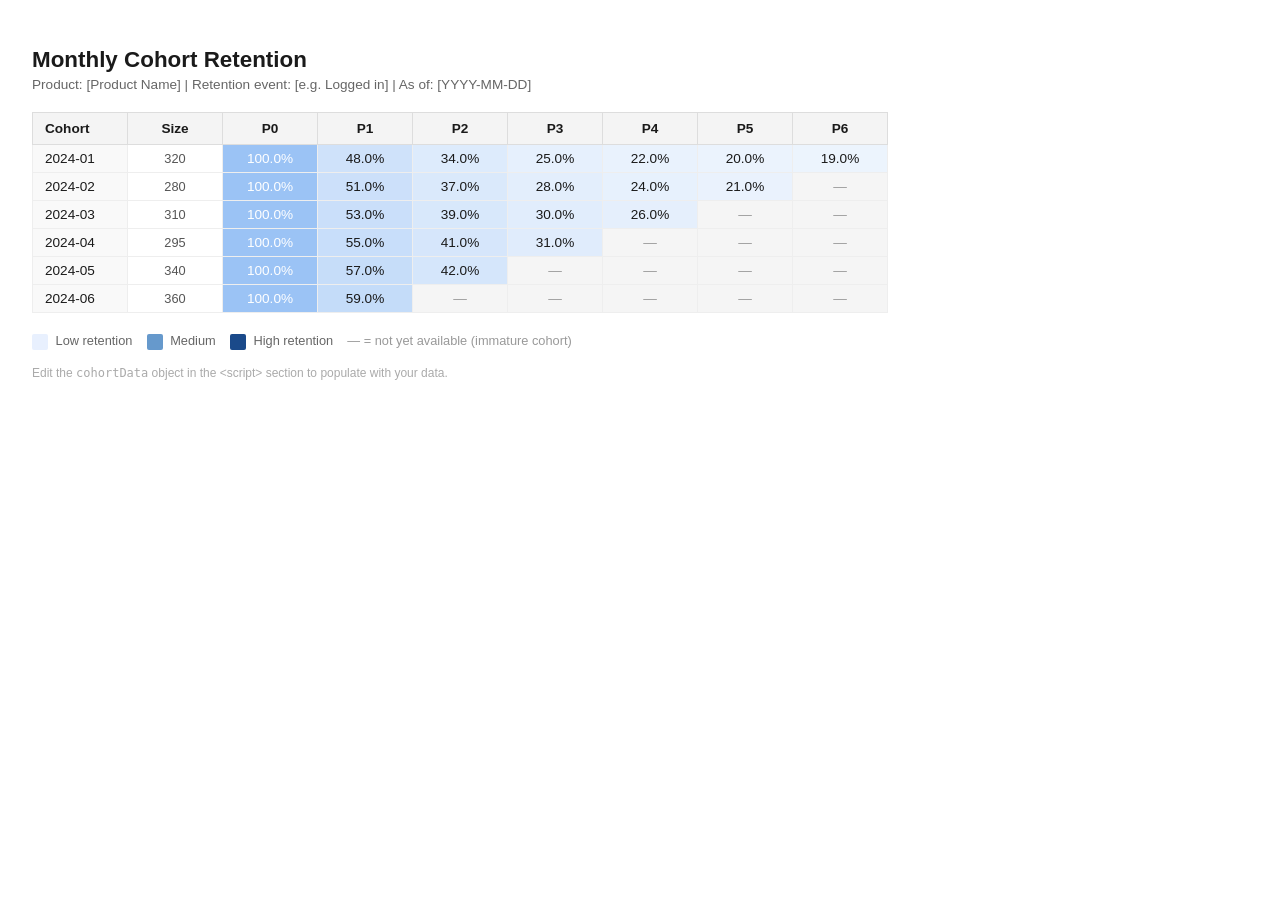
<file: part-2-data-science-examples/05_data_science_skills_lab/skills/nimrodfisher/cohort-analysis/assets/retention_matrix.html>
<!DOCTYPE html>
<html lang="en">
<head>
<meta charset="UTF-8">
<title>Cohort Retention Matrix</title>
<style>
  body { font-family: -apple-system, BlinkMacSystemFont, 'Segoe UI', sans-serif; padding: 24px; color: #1a1a1a; }
  h1 { font-size: 1.4rem; font-weight: 600; margin-bottom: 4px; }
  .meta { font-size: 0.85rem; color: #666; margin-bottom: 20px; }
  table { border-collapse: collapse; font-size: 0.85rem; }
  th { background: #f4f4f4; font-weight: 600; padding: 8px 12px; text-align: center; border: 1px solid #ddd; }
  th.cohort-header { text-align: left; }
  td { padding: 6px 12px; text-align: center; border: 1px solid #eee; min-width: 70px; }
  td.cohort-label { text-align: left; font-weight: 500; background: #f9f9f9; }
  td.size { color: #555; font-size: 0.8rem; }
  .legend { margin-top: 20px; font-size: 0.8rem; color: #666; }
  .legend-swatch { display: inline-block; width: 16px; height: 16px; margin-right: 4px; vertical-align: middle; border-radius: 2px; }
</style>
<script>
// Color scale: white (0%) → light blue (50%) → dark blue (100%)
function retentionColor(pct) {
  if (pct === null || pct === undefined || pct === '') return '#f5f5f5';
  const v = Math.min(Math.max(parseFloat(pct), 0), 100) / 100;
  const r = Math.round(255 - v * 100);
  const g = Math.round(255 - v * 60);
  const b = Math.round(255 - v * 10);
  return `rgb(${r},${g},${b})`;
}

function textColor(pct) {
  return parseFloat(pct) > 60 ? '#fff' : '#1a1a1a';
}

// ============================================================
// EDIT THIS SECTION with your actual data
// ============================================================
const cohortData = {
  title: "Monthly Cohort Retention",
  product: "[Product Name]",
  retentionEvent: "[e.g. Logged in]",
  asOf: "[YYYY-MM-DD]",
  // periods[0] is always "P0" (100%)
  periods: ["P0", "P1", "P2", "P3", "P4", "P5", "P6"],
  cohorts: [
    // { label: "YYYY-MM", size: N, rates: [100, 45.2, 30.1, ...] }
    { label: "2024-01", size: 320, rates: [100, 48, 34, 25, 22, 20, 19] },
    { label: "2024-02", size: 280, rates: [100, 51, 37, 28, 24, 21, null] },
    { label: "2024-03", size: 310, rates: [100, 53, 39, 30, 26, null, null] },
    { label: "2024-04", size: 295, rates: [100, 55, 41, 31, null, null, null] },
    { label: "2024-05", size: 340, rates: [100, 57, 42, null, null, null, null] },
    { label: "2024-06", size: 360, rates: [100, 59, null, null, null, null, null] },
  ]
};
// ============================================================

window.onload = function() {
  const d = cohortData;
  document.getElementById('title').textContent = d.title;
  document.getElementById('meta').textContent =
    `Product: ${d.product} | Retention event: ${d.retentionEvent} | As of: ${d.asOf}`;

  const thead = document.getElementById('thead');
  let headerRow = '<tr><th class="cohort-header">Cohort</th><th>Size</th>';
  d.periods.forEach(p => { headerRow += `<th>${p}</th>`; });
  headerRow += '</tr>';
  thead.innerHTML = headerRow;

  const tbody = document.getElementById('tbody');
  let rows = '';
  d.cohorts.forEach(c => {
    rows += `<tr><td class="cohort-label">${c.label}</td><td class="size">${c.size.toLocaleString()}</td>`;
    d.periods.forEach((_, i) => {
      const val = c.rates[i];
      const display = val !== null && val !== undefined ? val.toFixed(1) + '%' : '—';
      const bg = retentionColor(val);
      const fg = val !== null ? textColor(val) : '#999';
      rows += `<td style="background:${bg};color:${fg}">${display}</td>`;
    });
    rows += '</tr>';
  });
  tbody.innerHTML = rows;
};
</script>
</head>
<body>
<h1 id="title"></h1>
<div class="meta" id="meta"></div>
<table>
  <thead id="thead"></thead>
  <tbody id="tbody"></tbody>
</table>
<div class="legend">
  <span class="legend-swatch" style="background:#e8f0fe"></span> Low retention &nbsp;&nbsp;
  <span class="legend-swatch" style="background:#6699cc"></span> Medium &nbsp;&nbsp;
  <span class="legend-swatch" style="background:#1a4a8a"></span> High retention &nbsp;&nbsp;
  <span style="color:#999">— = not yet available (immature cohort)</span>
</div>
<p style="font-size:0.75rem;color:#aaa;margin-top:16px">
  Edit the <code>cohortData</code> object in the &lt;script&gt; section to populate with your data.
</p>
</body>
</html>
</file>
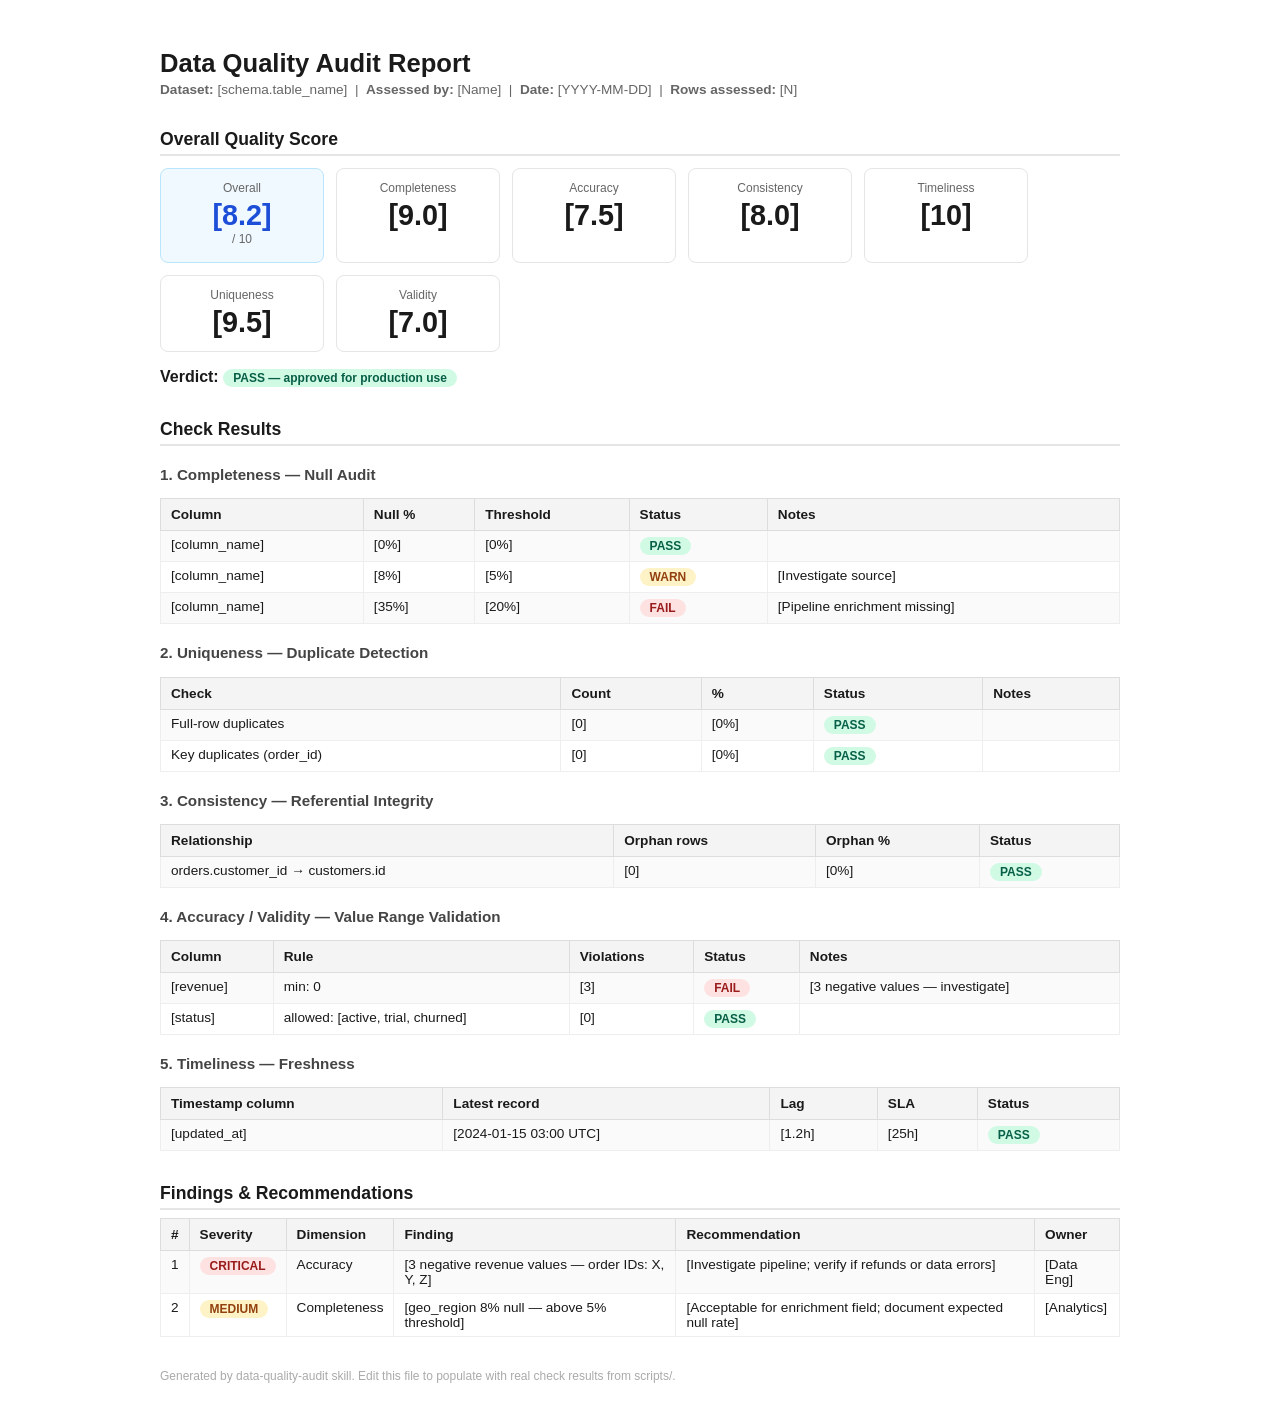
<file: part-2-data-science-examples/05_data_science_skills_lab/skills/nimrodfisher/data-quality-audit/assets/audit_report_template.html>
<!DOCTYPE html>
<html lang="en">
<head>
<meta charset="UTF-8">
<title>Data Quality Audit Report</title>
<style>
  body { font-family: -apple-system, BlinkMacSystemFont, 'Segoe UI', sans-serif; max-width: 960px; margin: 0 auto; padding: 32px 24px; color: #1a1a1a; }
  h1 { font-size: 1.6rem; font-weight: 700; margin-bottom: 4px; }
  h2 { font-size: 1.1rem; font-weight: 600; margin-top: 32px; margin-bottom: 8px; border-bottom: 2px solid #e5e5e5; padding-bottom: 4px; }
  h3 { font-size: 0.95rem; font-weight: 600; margin-top: 20px; color: #444; }
  .meta { font-size: 0.85rem; color: #666; margin-bottom: 24px; }
  .badge { display: inline-block; padding: 2px 10px; border-radius: 12px; font-size: 0.75rem; font-weight: 600; }
  .pass  { background: #d1fae5; color: #065f46; }
  .warn  { background: #fef3c7; color: #92400e; }
  .fail  { background: #fee2e2; color: #991b1b; }
  .skip  { background: #f3f4f6; color: #6b7280; }
  table { border-collapse: collapse; width: 100%; font-size: 0.85rem; margin-top: 8px; }
  th { background: #f4f4f4; font-weight: 600; padding: 8px 10px; text-align: left; border: 1px solid #ddd; }
  td { padding: 6px 10px; border: 1px solid #eee; vertical-align: top; }
  tr:nth-child(even) { background: #fafafa; }
  .score-box { display: flex; gap: 12px; flex-wrap: wrap; margin: 12px 0; }
  .score-card { border: 1px solid #e5e5e5; border-radius: 8px; padding: 12px 16px; min-width: 130px; text-align: center; }
  .score-card .label { font-size: 0.75rem; color: #666; margin-bottom: 4px; }
  .score-card .value { font-size: 1.8rem; font-weight: 700; }
  .overall { background: #f0f9ff; border-color: #bae6fd; }
</style>
</head>
<body>

<h1>Data Quality Audit Report</h1>
<div class="meta">
  <strong>Dataset:</strong> [schema.table_name] &nbsp;|&nbsp;
  <strong>Assessed by:</strong> [Name] &nbsp;|&nbsp;
  <strong>Date:</strong> [YYYY-MM-DD] &nbsp;|&nbsp;
  <strong>Rows assessed:</strong> [N]
</div>

<!-- ===================== OVERALL SCORE ===================== -->
<h2>Overall Quality Score</h2>
<div class="score-box">
  <div class="score-card overall">
    <div class="label">Overall</div>
    <div class="value" style="color:#1d4ed8">[8.2]</div>
    <div class="label">/ 10</div>
  </div>
  <div class="score-card">
    <div class="label">Completeness</div>
    <div class="value">[9.0]</div>
  </div>
  <div class="score-card">
    <div class="label">Accuracy</div>
    <div class="value">[7.5]</div>
  </div>
  <div class="score-card">
    <div class="label">Consistency</div>
    <div class="value">[8.0]</div>
  </div>
  <div class="score-card">
    <div class="label">Timeliness</div>
    <div class="value">[10]</div>
  </div>
  <div class="score-card">
    <div class="label">Uniqueness</div>
    <div class="value">[9.5]</div>
  </div>
  <div class="score-card">
    <div class="label">Validity</div>
    <div class="value">[7.0]</div>
  </div>
</div>

<p><strong>Verdict:</strong> <span class="badge pass">PASS — approved for production use</span></p>

<!-- ===================== CHECK RESULTS ===================== -->
<h2>Check Results</h2>

<h3>1. Completeness — Null Audit</h3>
<table>
  <tr><th>Column</th><th>Null %</th><th>Threshold</th><th>Status</th><th>Notes</th></tr>
  <tr><td>[column_name]</td><td>[0%]</td><td>[0%]</td><td><span class="badge pass">PASS</span></td><td></td></tr>
  <tr><td>[column_name]</td><td>[8%]</td><td>[5%]</td><td><span class="badge warn">WARN</span></td><td>[Investigate source]</td></tr>
  <tr><td>[column_name]</td><td>[35%]</td><td>[20%]</td><td><span class="badge fail">FAIL</span></td><td>[Pipeline enrichment missing]</td></tr>
</table>

<h3>2. Uniqueness — Duplicate Detection</h3>
<table>
  <tr><th>Check</th><th>Count</th><th>%</th><th>Status</th><th>Notes</th></tr>
  <tr><td>Full-row duplicates</td><td>[0]</td><td>[0%]</td><td><span class="badge pass">PASS</span></td><td></td></tr>
  <tr><td>Key duplicates (order_id)</td><td>[0]</td><td>[0%]</td><td><span class="badge pass">PASS</span></td><td></td></tr>
</table>

<h3>3. Consistency — Referential Integrity</h3>
<table>
  <tr><th>Relationship</th><th>Orphan rows</th><th>Orphan %</th><th>Status</th></tr>
  <tr><td>orders.customer_id → customers.id</td><td>[0]</td><td>[0%]</td><td><span class="badge pass">PASS</span></td></tr>
</table>

<h3>4. Accuracy / Validity — Value Range Validation</h3>
<table>
  <tr><th>Column</th><th>Rule</th><th>Violations</th><th>Status</th><th>Notes</th></tr>
  <tr><td>[revenue]</td><td>min: 0</td><td>[3]</td><td><span class="badge fail">FAIL</span></td><td>[3 negative values — investigate]</td></tr>
  <tr><td>[status]</td><td>allowed: [active, trial, churned]</td><td>[0]</td><td><span class="badge pass">PASS</span></td><td></td></tr>
</table>

<h3>5. Timeliness — Freshness</h3>
<table>
  <tr><th>Timestamp column</th><th>Latest record</th><th>Lag</th><th>SLA</th><th>Status</th></tr>
  <tr><td>[updated_at]</td><td>[2024-01-15 03:00 UTC]</td><td>[1.2h]</td><td>[25h]</td><td><span class="badge pass">PASS</span></td></tr>
</table>

<!-- ===================== FINDINGS ===================== -->
<h2>Findings & Recommendations</h2>
<table>
  <tr><th>#</th><th>Severity</th><th>Dimension</th><th>Finding</th><th>Recommendation</th><th>Owner</th></tr>
  <tr>
    <td>1</td>
    <td><span class="badge fail">CRITICAL</span></td>
    <td>Accuracy</td>
    <td>[3 negative revenue values — order IDs: X, Y, Z]</td>
    <td>[Investigate pipeline; verify if refunds or data errors]</td>
    <td>[Data Eng]</td>
  </tr>
  <tr>
    <td>2</td>
    <td><span class="badge warn">MEDIUM</span></td>
    <td>Completeness</td>
    <td>[geo_region 8% null — above 5% threshold]</td>
    <td>[Acceptable for enrichment field; document expected null rate]</td>
    <td>[Analytics]</td>
  </tr>
</table>

<p style="font-size:0.75rem;color:#aaa;margin-top:32px">
  Generated by data-quality-audit skill. Edit this file to populate with real check results from scripts/.
</p>
</body>
</html>
</file>
<file: part-2-data-science-examples/00_dynamic_todo_workspace/styles.css>
:root {
  color-scheme: light;
  --bg: #f5f2eb;
  --surface: rgba(255, 255, 255, .72);
  --surface-solid: #fffdf9;
  --ink: #20221e;
  --muted: #74776e;
  --line: rgba(32, 34, 30, .11);
  --accent: #d85b37;
  --accent-soft: #f7ded5;
  --green: #4f735d;
  --shadow: 0 24px 70px rgba(44, 43, 35, .08);
  --radius: 22px;
}

[data-theme="dark"] {
  color-scheme: dark;
  --bg: #171915;
  --surface: rgba(37, 40, 34, .78);
  --surface-solid: #252822;
  --ink: #f4f1e9;
  --muted: #adb0a6;
  --line: rgba(255, 255, 255, .11);
  --accent: #ef7b56;
  --accent-soft: #512f24;
  --green: #8db49a;
  --shadow: 0 24px 70px rgba(0, 0, 0, .22);
}

* { box-sizing: border-box; }

body {
  margin: 0;
  min-width: 320px;
  min-height: 100vh;
  background: var(--bg);
  color: var(--ink);
  font-family: Inter, ui-sans-serif, system-ui, -apple-system, BlinkMacSystemFont, "Segoe UI", sans-serif;
  transition: background .25s, color .25s;
}

button, input, select { font: inherit; }
button { color: inherit; }
button, select { cursor: pointer; }

.ambient { position: fixed; z-index: -1; border-radius: 50%; filter: blur(2px); pointer-events: none; }
.ambient-one { width: 360px; height: 360px; top: -130px; right: 8%; background: rgba(216, 91, 55, .08); }
.ambient-two { width: 420px; height: 420px; bottom: -210px; left: -110px; background: rgba(79, 115, 93, .08); }

.app-shell { width: min(1120px, calc(100% - 40px)); margin: 0 auto; padding: 24px 0 48px; }
.topbar { display: flex; align-items: center; justify-content: space-between; padding: 4px 0 54px; }
.brand { display: inline-flex; gap: 11px; align-items: center; color: var(--ink); text-decoration: none; font-weight: 700; font-size: 18px; letter-spacing: -.02em; }
.brand-mark { display: grid; place-items: center; width: 32px; height: 32px; border: 1px solid var(--ink); border-radius: 50%; font-size: 14px; }
.header-actions { display: flex; align-items: center; gap: 20px; }
.today-label { margin: 0; color: var(--muted); font-size: 13px; }
.icon-button { display: grid; place-items: center; width: 38px; height: 38px; border: 1px solid var(--line); border-radius: 50%; background: var(--surface); font-size: 18px; }
.icon-button:hover { border-color: var(--accent); }

.hero { display: grid; grid-template-columns: 1fr auto; gap: 48px; align-items: end; margin-bottom: 48px; }
.eyebrow { margin: 0 0 14px; color: var(--accent); font-size: 11px; font-weight: 700; letter-spacing: .16em; }
h1 { max-width: 700px; margin: 0; font-family: Georgia, "Times New Roman", serif; font-size: clamp(56px, 8vw, 92px); font-weight: 400; letter-spacing: -.045em; line-height: .91; }
h1 em { color: var(--accent); font-weight: 400; }
.hero-copy { max-width: 520px; margin: 24px 0 0; color: var(--muted); font-size: 16px; line-height: 1.7; }
.progress-card { display: flex; align-items: center; gap: 16px; min-width: 255px; padding: 18px; border: 1px solid var(--line); border-radius: 20px; background: var(--surface); box-shadow: var(--shadow); backdrop-filter: blur(16px); }
.progress-ring { --progress: 0deg; display: grid; flex: 0 0 auto; place-items: center; width: 62px; height: 62px; border-radius: 50%; background: conic-gradient(var(--accent) var(--progress), var(--line) 0); position: relative; }
.progress-ring::after { content: ""; position: absolute; inset: 6px; border-radius: 50%; background: var(--surface-solid); }
.progress-ring span { z-index: 1; font-size: 12px; font-weight: 700; }
.progress-card strong, .progress-card span { display: block; }
.progress-card strong { margin-bottom: 5px; font-size: 14px; }
.progress-card > div > span { color: var(--muted); font-size: 12px; }

.panel { border: 1px solid var(--line); border-radius: var(--radius); background: var(--surface); box-shadow: var(--shadow); backdrop-filter: blur(16px); }
.composer { padding: 28px; }
.composer-heading { display: flex; gap: 14px; align-items: center; margin-bottom: 24px; }
.composer-heading h2, .composer-heading p { margin: 0; }
.composer-heading h2 { font-size: 17px; }
.composer-heading p { margin-top: 4px; color: var(--muted); font-size: 12px; }
.plus { display: grid; place-items: center; width: 39px; height: 39px; border-radius: 12px; background: var(--accent-soft); color: var(--accent); font-size: 24px; }

input, select { width: 100%; border: 1px solid var(--line); outline: 0; border-radius: 12px; background: var(--surface-solid); color: var(--ink); transition: border-color .2s, box-shadow .2s; }
input:focus, select:focus { border-color: var(--accent); box-shadow: 0 0 0 3px color-mix(in srgb, var(--accent) 15%, transparent); }
#taskTitle { height: 54px; padding: 0 17px; font-size: 15px; }
.form-row { display: grid; grid-template-columns: 1fr 1fr 1fr auto; gap: 12px; align-items: end; margin-top: 13px; }
.field { display: grid; gap: 7px; color: var(--muted); font-size: 11px; font-weight: 600; }
.field input, .field select { height: 42px; padding: 0 12px; font-size: 12px; }
.primary-button, .secondary-button { min-height: 42px; border-radius: 12px; padding: 0 20px; font-weight: 700; font-size: 12px; transition: transform .15s, filter .15s; }
.primary-button { border: 0; background: var(--ink); color: var(--bg); }
.primary-button:hover { transform: translateY(-1px); filter: brightness(1.12); }
.secondary-button { border: 1px solid var(--line); background: transparent; }

.workspace { margin-top: 58px; }
.workspace-heading { display: flex; justify-content: space-between; align-items: end; gap: 24px; }
.workspace h2 { margin: 0; font-family: Georgia, "Times New Roman", serif; font-size: 38px; font-weight: 400; }
.count { display: inline-grid; place-items: center; min-width: 28px; height: 28px; padding: 0 8px; border-radius: 50%; background: var(--accent-soft); color: var(--accent); font: 700 11px Inter, ui-sans-serif, system-ui, sans-serif; vertical-align: middle; }
.search { display: flex; align-items: center; gap: 8px; width: min(260px, 100%); border-bottom: 1px solid var(--line); color: var(--muted); }
.search input { height: 38px; padding: 0; border: 0; border-radius: 0; background: transparent; box-shadow: none; }
.toolbar { display: flex; justify-content: space-between; align-items: center; gap: 16px; margin: 25px 0 16px; }
.filters { display: flex; gap: 7px; }
.filter { border: 1px solid transparent; border-radius: 999px; padding: 8px 13px; background: transparent; color: var(--muted); font-size: 12px; }
.filter span { margin-left: 4px; opacity: .65; }
.filter:hover { color: var(--ink); }
.filter.active { border-color: var(--line); background: var(--surface-solid); color: var(--ink); box-shadow: 0 4px 15px rgba(0,0,0,.03); }
.sort-control { display: flex; align-items: center; gap: 8px; color: var(--muted); font-size: 11px; }
.sort-control select { width: auto; border: 0; background: transparent; font-size: 11px; }

.task-list { display: grid; gap: 10px; }
.task-card { display: grid; grid-template-columns: auto 1fr auto; align-items: center; gap: 16px; min-height: 82px; padding: 15px 18px; border: 1px solid var(--line); border-radius: 16px; background: var(--surface); transition: transform .2s, border-color .2s, opacity .2s; animation: appear .25s ease-out; }
.task-card:hover { transform: translateY(-1px); border-color: color-mix(in srgb, var(--accent) 30%, var(--line)); }
.task-card.completed { opacity: .58; }
.task-card.completed .task-title { text-decoration: line-through; }
.check-button { display: grid; place-items: center; width: 23px; height: 23px; border: 1.5px solid var(--line); border-radius: 50%; background: transparent; color: transparent; font-size: 12px; }
.completed .check-button { border-color: var(--green); background: var(--green); color: var(--surface-solid); }
.task-title { margin: 0 0 7px; font-size: 14px; font-weight: 600; overflow-wrap: anywhere; }
.task-meta { display: flex; flex-wrap: wrap; gap: 7px; align-items: center; color: var(--muted); font-size: 10px; }
.badge { border-radius: 999px; padding: 4px 8px; background: var(--accent-soft); color: var(--accent); font-weight: 700; text-transform: capitalize; }
.badge.priority-low { background: color-mix(in srgb, var(--green) 14%, transparent); color: var(--green); }
.badge.priority-medium { background: rgba(194, 143, 49, .14); color: #9a6c1f; }
.task-date.overdue { color: var(--accent); font-weight: 700; }
.task-actions { display: flex; gap: 4px; opacity: 0; transition: opacity .2s; }
.task-card:hover .task-actions, .task-actions:focus-within { opacity: 1; }
.task-action { border: 0; border-radius: 8px; padding: 7px 8px; background: transparent; color: var(--muted); font-size: 12px; }
.task-action:hover { background: var(--accent-soft); color: var(--accent); }

.empty-state { padding: 65px 20px; text-align: center; }
.empty-icon { display: grid; place-items: center; width: 50px; height: 50px; margin: 0 auto 15px; border: 1px solid var(--line); border-radius: 50%; color: var(--green); }
.empty-state h3 { margin: 0 0 8px; font-family: Georgia, "Times New Roman", serif; font-size: 25px; font-weight: 400; }
.empty-state p { margin: 0; color: var(--muted); font-size: 12px; }
.list-footer { display: flex; justify-content: space-between; margin-top: 18px; padding: 0 4px; color: var(--muted); font-size: 11px; }
.text-button { border: 0; background: transparent; color: var(--muted); font-size: 11px; }
.text-button:hover { color: var(--accent); }
.text-button:disabled { visibility: hidden; }

dialog { width: min(480px, calc(100% - 32px)); border: 1px solid var(--line); border-radius: 20px; padding: 0; background: var(--surface-solid); color: var(--ink); box-shadow: 0 30px 100px rgba(0,0,0,.25); }
dialog::backdrop { background: rgba(20, 22, 18, .48); backdrop-filter: blur(4px); }
#editForm { display: grid; gap: 18px; padding: 26px; }
.dialog-heading { display: flex; justify-content: space-between; align-items: start; }
.dialog-heading h2 { margin: 0; font-family: Georgia, "Times New Roman", serif; font-size: 32px; font-weight: 400; }
.dialog-grid { display: grid; grid-template-columns: 1fr 1fr; gap: 12px; }
.dialog-actions { display: flex; justify-content: flex-end; gap: 8px; margin-top: 5px; }
.toast { position: fixed; right: 24px; bottom: 24px; transform: translateY(20px); padding: 12px 16px; border-radius: 12px; background: var(--ink); color: var(--bg); font-size: 12px; opacity: 0; pointer-events: none; transition: .25s; }
.toast.show { transform: translateY(0); opacity: 1; }
.sr-only { position: absolute; width: 1px; height: 1px; padding: 0; margin: -1px; overflow: hidden; clip: rect(0,0,0,0); white-space: nowrap; border: 0; }

@keyframes appear { from { opacity: 0; transform: translateY(6px); } }

@media (max-width: 760px) {
  .app-shell { width: min(100% - 28px, 650px); }
  .topbar { padding-bottom: 38px; }
  .today-label { display: none; }
  .hero { grid-template-columns: 1fr; gap: 26px; }
  .progress-card { width: 100%; }
  .form-row { grid-template-columns: 1fr 1fr; }
  .tag-field { grid-column: 1 / -1; }
  .primary-button { min-height: 46px; }
  .workspace-heading { align-items: start; flex-direction: column; }
  .search { width: 100%; }
  .toolbar { align-items: start; flex-direction: column; }
  .task-actions { opacity: 1; }
}

@media (max-width: 470px) {
  .composer { padding: 20px; }
  .form-row, .dialog-grid { grid-template-columns: 1fr; }
  .filters { width: 100%; }
  .filter { flex: 1; padding-inline: 7px; }
  .task-card { grid-template-columns: auto 1fr; }
  .task-actions { grid-column: 2; }
}

@media (prefers-reduced-motion: reduce) {
  *, *::before, *::after { scroll-behavior: auto !important; animation-duration: .01ms !important; transition-duration: .01ms !important; }
}
</file>
<file: part-2-data-science-examples/08_datascience_visual_mastery/styles.css>
:root{--ink:#17211d;--paper:#f5f3ed;--card:#fff;--muted:#68716d;--line:#d9ddd7;--green:#1e6848;--lime:#c8f25b;--coral:#ff725e;--navy:#101c23;--cream:#eee8dc;--shadow:0 18px 50px rgba(21,32,27,.09)}*{box-sizing:border-box}html{scroll-behavior:smooth}body{margin:0;background:var(--paper);color:var(--ink);font-family:Inter,ui-sans-serif,system-ui,-apple-system,"Segoe UI",sans-serif;line-height:1.6}.skip-link{position:absolute;left:-999px;top:0}.skip-link:focus{left:1rem;top:1rem;background:#fff;padding:.7rem;z-index:20}.topbar{height:76px;padding:0 clamp(1rem,4vw,4rem);display:flex;align-items:center;justify-content:space-between;border-bottom:1px solid var(--line);background:rgba(245,243,237,.94);backdrop-filter:blur(15px);position:sticky;top:0;z-index:10}.brand{display:flex;align-items:center;gap:.6rem;color:inherit;text-decoration:none;font-size:.78rem;font-weight:900;letter-spacing:.13em}.brand-mark{display:grid;place-items:center;width:32px;height:32px;border-radius:50%;background:var(--ink);color:var(--lime);font:700 1.2rem Georgia}.topbar nav{display:flex;gap:1.8rem}.topbar nav a,.topbar a{color:inherit;text-decoration:none}.topbar nav a{font-size:.78rem;font-weight:700}.progress-wrap{font-size:.68rem;letter-spacing:.06em;color:var(--muted);width:120px}.progress{height:3px;background:var(--line);margin-top:5px}.progress i{display:block;height:100%;width:0;background:var(--coral);transition:.3s}.hero{min-height:720px;display:grid;grid-template-columns:1fr 1fr;align-items:center;gap:5vw;padding:clamp(4rem,8vw,8rem) clamp(1.5rem,7vw,7rem);overflow:hidden}.eyebrow{font-size:.72rem;font-weight:900;letter-spacing:.18em;text-transform:uppercase;color:var(--green);margin:0 0 1rem}.hero h1,.module h2,.interview h2,.course-map h2{font-family:Georgia,serif;font-weight:400;line-height:.98;letter-spacing:-.04em;margin:.2rem 0}.hero h1{font-size:clamp(3.3rem,6vw,6.4rem)}.hero h1 em{color:var(--green);font-weight:400}.lede{font-size:1.08rem;color:var(--muted);max-width:590px}.hero-actions{display:flex;gap:.7rem;margin:2rem 0}.button{border:1px solid var(--ink);border-radius:4px;padding:.85rem 1.1rem;background:transparent;color:inherit;text-decoration:none;font-weight:800;cursor:pointer}.button.primary{background:var(--ink);color:#fff}.button.primary span{color:var(--lime)}.button.small{padding:.65rem .8rem;font-size:.75rem}.course-stats{display:flex;gap:2rem;border-top:1px solid var(--line);padding-top:1.4rem;font-size:.75rem;color:var(--muted)}.course-stats b{font-size:1.05rem;color:var(--ink);margin-right:.3rem}.hero-viz{background:var(--green);border-radius:50% 50% 6px 6px;min-width:0;position:relative;padding:1rem;box-shadow:var(--shadow)}canvas{display:block;max-width:100%;height:auto}.viz-caption{position:absolute;left:2rem;right:2rem;bottom:1.4rem;display:flex;align-items:center;gap:.5rem;color:#dce8df;font:700 .66rem monospace;letter-spacing:.1em}.viz-caption b{margin-left:auto}.live-dot{width:7px;height:7px;background:var(--lime);border-radius:50%;box-shadow:0 0 0 5px rgba(200,242,91,.16)}.course-map{padding:5rem clamp(1.5rem,7vw,7rem);background:var(--cream)}.course-map h2{font-size:clamp(2.5rem,5vw,4.7rem)}.map-grid{display:grid;grid-template-columns:repeat(4,1fr);margin-top:3rem;border-top:1px solid #c7c2b8}.map-grid a{padding:1.5rem .8rem 1.5rem 0;border-right:1px solid #c7c2b8;color:inherit;text-decoration:none;display:grid;gap:.3rem}.map-grid a+a{padding-left:1.3rem}.map-grid b{font:400 2.5rem Georgia;color:var(--coral)}.map-grid span{font-weight:900}.map-grid small{color:var(--muted)}.module,.interview{padding:7rem clamp(1.5rem,7vw,7rem);scroll-margin-top:70px}.module-head{display:grid;grid-template-columns:1.1fr .9fr;gap:4rem;align-items:end;margin-bottom:3rem}.module h2,.interview h2{font-size:clamp(3rem,6vw,6rem)}.module-intro{color:var(--muted);font-size:1.05rem;max-width:570px}.concept-grid,.evaluation-layout{display:grid;grid-template-columns:repeat(2,minmax(0,1fr));gap:1.2rem}.card{background:var(--card);border:1px solid var(--line);border-radius:7px;padding:clamp(1.4rem,3vw,2.6rem);box-shadow:0 3px 18px rgba(17,30,24,.03)}.card h3{font:400 clamp(1.5rem,2.5vw,2.1rem) Georgia;margin:.5rem 0 1rem}.tag{display:inline-block;font-size:.62rem;letter-spacing:.15em;font-weight:900;color:var(--green);background:#e4efe8;border-radius:2px;padding:.25rem .45rem}.tag.coral{background:#ffe2dc;color:#8b2d21}.tag.lime{background:var(--lime);color:var(--navy)}.formula{display:flex;flex-wrap:wrap;align-items:center;justify-content:center;gap:.65rem;margin:1.5rem 0;padding:1.25rem;background:#edf4ef;border-radius:4px;font:1.05rem Georgia;text-align:center}.formula strong{font-size:1.35rem;color:var(--green)}.formula.stacked{flex-direction:column}.callout{border-left:3px solid var(--lime);padding:.7rem 1rem;background:#f3f6eb}.coral-callout{border-color:var(--coral);background:#fff0ec}.dark-callout{background:#172830;border-color:var(--lime)}details{border-top:1px solid var(--line);padding:.9rem 0}summary{font-weight:800;cursor:pointer}.lab-title{display:flex;align-items:start;justify-content:space-between}.mini-button{font-size:.65rem;font-weight:800;letter-spacing:.08em;background:transparent;border:0;border-bottom:1px solid;cursor:pointer;color:inherit;padding:.3rem 0}.lab label{display:grid;grid-template-columns:1fr auto;gap:.5rem;font-size:.78rem;font-weight:800;margin:1rem 0}.lab input[type=range],input[type=range]{grid-column:1/-1;width:100%;accent-color:var(--coral)}output{font-family:monospace}.control-label{font-size:.75rem;font-weight:800}.switches{display:flex;gap:.5rem;flex-wrap:wrap}.switches label{display:block;margin:0}.switches input{position:absolute;opacity:0}.switches span{display:block;border:1px solid var(--line);border-radius:99px;padding:.5rem .8rem;cursor:pointer;font-size:.75rem}.switches input:checked+span{background:var(--ink);color:#fff;border-color:var(--ink)}.prob-result{display:flex;align-items:center;gap:1.4rem;margin:1.5rem 0}.donut{--p:50;display:grid;place-content:center;text-align:center;width:125px;height:125px;border-radius:50%;background:radial-gradient(circle,#fff 54%,transparent 56%),conic-gradient(var(--coral) calc(var(--p)*1%),#e5e8e4 0)}.donut strong{font:400 1.8rem Georgia}.donut span{font-size:.65rem}.prob-result p{font:400 1.4rem Georgia;margin:.2rem 0}.prob-result small{font-family:monospace;color:var(--muted)}.odds-track{display:flex;height:9px;background:#ddd}.odds-track span{background:#9caaa3}.odds-track i{background:var(--coral)}.legend{display:flex;justify-content:space-between;font-size:.62rem;color:var(--muted);margin-top:.4rem}.quiz{margin-top:1.2rem;display:grid;grid-template-columns:.8fr 1.2fr;gap:2rem;align-items:center}.answers{display:grid;gap:.5rem}.answers button{padding:.85rem;text-align:left;border:1px solid var(--line);border-radius:3px;background:transparent;color:inherit;cursor:pointer}.answers button:hover{border-color:var(--coral)}.answers button.correct{border-color:#4b9d70;background:#e5f4e9}.answers button.wrong{border-color:var(--coral);background:#ffe7e2}.feedback{grid-column:2;margin:0;min-height:1.2rem;font-size:.8rem;font-weight:700}.dark{background:var(--navy);color:#eff4ef}.dark .eyebrow,.dark .module-intro,.dark .muted{color:#aab9b1}.dark-card{background:#14252d;border-color:#31424a;box-shadow:none}.dark-card .answers button{border-color:#44535a}.evaluation-layout{grid-template-columns:1.4fr .8fr}.evaluation-layout.second{grid-template-columns:1fr 1fr;margin-top:1.2rem}.metric-row{display:grid;grid-template-columns:repeat(4,1fr);border-top:1px solid #354850;margin-top:.8rem}.metric-row div{padding:1rem .6rem;border-right:1px solid #354850;display:grid}.metric-row small,.cost-total small{font-size:.58rem;letter-spacing:.11em;color:#a9b9b1}.metric-row b{font:400 1.6rem Georgia;color:var(--lime)}.metric-row span{font-size:.6rem;color:#84968d}.matrix-card .top{text-align:center;margin-top:1.5rem}.matrix{display:grid;grid-template-columns:.5fr 1fr 1fr}.matrix>div{min-height:53px;display:grid;place-content:center;text-align:center}.axis{font-size:.58rem;letter-spacing:.08em;color:#9daea6}.cell{padding:.75rem;border:1px solid #30434a}.cell b{font:400 1.7rem Georgia}.cell small,.cell span{font-size:.55rem}.cell.good b{color:var(--lime)}.cell.bad b{color:#ff917f}.cost-controls{display:grid;grid-template-columns:1fr 1fr;gap:1rem}.cost-controls label{font-size:.72rem}.cost-controls input{display:block;width:100%;background:#0d1b21;color:white;border:1px solid #41525a;padding:.7rem;margin-top:.4rem}.cost-total{margin:1.5rem 0;padding:1.4rem;background:#0d1b21;display:grid}.cost-total strong{font:400 3rem Georgia;color:var(--lime)}.cost-total span{font-size:.65rem;color:#9aaba3}.analogy{display:grid;gap:.3rem;border:1px solid var(--line);padding:1rem}.analogy span,.muted{color:var(--muted);font-size:.82rem}.descent-controls{display:flex;align-items:end;gap:.7rem;flex-wrap:wrap}.descent-controls label{flex:1;min-width:190px}.step-equation{font-family:monospace;font-size:.73rem;color:var(--muted);margin-top:1rem;min-height:1.2rem}.warm{background:#ece5d7}.steps{padding-left:1.3rem}.steps li{margin:.65rem 0}.network{display:flex;align-items:center;justify-content:center;gap:.45rem;margin:2rem 0;overflow-x:auto}.node{min-width:95px;padding:.8rem .4rem;border:1px solid var(--line);text-align:center;border-radius:50%}.node small{display:block;font-size:.5rem;color:var(--muted)}.node.loss{border-color:var(--coral)}.gradient-flow{display:grid;grid-template-columns:1fr auto 1fr auto 1fr auto 1.15fr;align-items:center;gap:.35rem;margin:1.5rem 0}.gradient-flow div{border-top:2px solid var(--line);padding-top:.6rem}.gradient-flow small{font-size:.5rem;display:block}.gradient-flow b{font:400 .88rem monospace}.gradient-result{color:var(--coral)}.interview{background:#f8f7f2}.interview-grid{display:grid;grid-template-columns:1fr 1fr;gap:0 2rem;border-top:1px solid var(--line)}.interview details{padding:1.2rem 0}.interview summary{display:flex;gap:1rem}.interview summary span{color:var(--coral);font:400 1.3rem Georgia}.interview details p{padding-left:2.7rem;color:var(--muted)}footer{padding:2rem clamp(1.5rem,7vw,7rem);display:flex;justify-content:space-between;align-items:center;background:var(--ink);color:#dce5df;font-size:.75rem}footer a{color:inherit;text-decoration:none}.sr-only{position:absolute;width:1px;height:1px;padding:0;margin:-1px;overflow:hidden;clip:rect(0,0,0,0);white-space:nowrap;border:0}@media(max-width:850px){.topbar nav{display:none}.hero,.module-head,.concept-grid,.evaluation-layout,.evaluation-layout.second,.quiz{grid-template-columns:1fr}.hero{padding-top:4rem}.hero-viz{max-width:620px}.map-grid{grid-template-columns:1fr 1fr}.quiz .feedback{grid-column:1}.interview-grid{grid-template-columns:1fr}.gradient-flow{grid-template-columns:1fr}.gradient-flow>i{display:none}}@media(max-width:520px){.progress-wrap{display:none}.hero{min-height:auto}.course-stats{gap:.7rem;flex-wrap:wrap}.map-grid{grid-template-columns:1fr}.map-grid a{border-right:0}.metric-row{grid-template-columns:1fr 1fr}.network{justify-content:flex-start}.cost-controls{grid-template-columns:1fr}footer{gap:1rem;flex-wrap:wrap}}
@media(prefers-reduced-motion:reduce){html{scroll-behavior:auto}*{animation:none!important;transition:none!important}}
</file>
<file: part-2-data-science-examples/11_enterprise_ds_audit/styles.css>
:root{--bg:#f3f0e9;--paper:#fffdf8;--ink:#17201e;--muted:#5d6863;--line:#d8d5cc;--blue:#165d70;--blue2:#8dc4c9;--orange:#d96b3b;--gold:#d6a63d;--red:#a73f35;--shadow:0 18px 45px rgba(23,32,30,.08)}*{box-sizing:border-box}html{scroll-behavior:smooth}body{margin:0;background:var(--bg);color:var(--ink);font:16px/1.65 system-ui,-apple-system,Segoe UI,sans-serif}header,main,footer{max-width:1180px;margin:auto}header{padding:72px 32px 42px}h1,h2,h3{font-family:Georgia,serif;line-height:1.1;margin:.2em 0 .55em}h1{font-size:clamp(2.6rem,7vw,6rem);max-width:950px;letter-spacing:-.055em}h2{font-size:clamp(2rem,4vw,3.4rem);letter-spacing:-.035em}h3{font-size:1.25rem}.eyebrow,.kicker{text-transform:uppercase;letter-spacing:.14em;font-weight:800;font-size:.76rem;color:var(--blue)}.lede{font-size:1.25rem;max-width:760px;color:var(--muted)}nav{display:flex;gap:22px;flex-wrap:wrap;margin-top:30px}a{color:var(--blue);font-weight:700}main{padding:0 32px}section{padding:72px 0;border-top:1px solid var(--line)}.section-head{display:grid;grid-template-columns:1.3fr .7fr;gap:50px;align-items:end;margin-bottom:34px}.section-head>p{color:var(--muted);font-size:1.05rem}.kpis{display:grid;grid-template-columns:repeat(4,1fr);gap:14px}.kpi,.method-grid article,.priority,.callout{background:var(--paper);border:1px solid var(--line);border-radius:16px;padding:22px}.kpi strong{display:block;font:700 2.25rem Georgia,serif}.kpi span{color:var(--muted);font-size:.86rem}.callout{margin-top:16px;border-left:5px solid var(--orange)}.controls{display:flex;gap:16px;justify-content:flex-end;margin:0 0 18px}.controls label{font-weight:700;font-size:.85rem}select{margin-left:8px;padding:8px 30px 8px 10px;border:1px solid var(--line);border-radius:8px;background:var(--paper);color:var(--ink)}.score-chart{background:var(--paper);border:1px solid var(--line);border-radius:18px;padding:25px;box-shadow:var(--shadow)}.bar-row{display:grid;grid-template-columns:245px 1fr 42px;gap:15px;align-items:center;padding:7px 0}.bar-label{overflow:hidden;text-overflow:ellipsis;white-space:nowrap}.track{height:18px;background:#e7e4dc;border-radius:99px;overflow:hidden}.bar{height:100%;background:var(--blue);border-radius:99px}.bar.low{background:var(--orange)}.bar.high{background:var(--blue2)}.cards{display:grid;grid-template-columns:repeat(2,1fr);gap:18px}.card{background:var(--paper);border:1px solid var(--line);border-radius:18px;padding:26px;box-shadow:var(--shadow)}.card-head{display:flex;justify-content:space-between;gap:20px}.project-id{font:800 .75rem system-ui;color:var(--blue);letter-spacing:.12em}.score{font:700 2rem Georgia,serif}.status,.type{color:var(--muted);font-size:.82rem}.verdict{font-size:1.05rem}.strength{border-left:3px solid var(--blue2);padding-left:12px;color:var(--muted)}.radar{display:grid;grid-template-columns:repeat(5,1fr);gap:5px;margin:18px 0}.dim{text-align:center;font-size:.67rem;color:var(--muted)}.dim b{display:block;height:55px;background:linear-gradient(to top,var(--blue) var(--v),#e6e2da var(--v));border-radius:5px;margin-bottom:4px}.finding{border-top:1px solid var(--line);padding:15px 0}.finding h4{margin:4px 0;font-size:.98rem}.finding p{margin:4px 0;color:var(--muted);font-size:.9rem}.source{font:600 .75rem ui-monospace,monospace;color:var(--blue);word-break:break-all}.badge{display:inline-block;border-radius:99px;padding:2px 8px;font-size:.68rem;font-weight:900;text-transform:uppercase;letter-spacing:.08em}.critical{background:#f2d1ce;color:#76251f}.high-risk{background:#f7d9c8;color:#843719}.medium{background:#f5e8bd;color:#75570a}.low,.info{background:#d9eaeb;color:#24575d}.method-grid{display:grid;grid-template-columns:repeat(2,1fr);gap:16px}.priority{margin-top:16px}.skip{position:absolute;left:-9999px}.skip:focus{left:10px;top:10px;background:#fff;padding:10px;z-index:9}footer{padding:30px 32px 60px;color:var(--muted)}@media(max-width:760px){header,main{padding-left:18px;padding-right:18px}.section-head{grid-template-columns:1fr;gap:8px}.kpis,.cards,.method-grid{grid-template-columns:1fr}.bar-row{grid-template-columns:115px 1fr 34px}.controls{justify-content:flex-start;flex-direction:column}.radar{overflow-x:auto}.card{padding:19px}}@media(prefers-color-scheme:dark){:root{--bg:#101716;--paper:#17201e;--ink:#f2efe7;--muted:#acb7b2;--line:#34403c;--blue:#79c5d2;--blue2:#49858d;--orange:#ed8a61;--shadow:none}.track{background:#34403c}.dim b{background:linear-gradient(to top,var(--blue) var(--v),#34403c var(--v))}}
</file>
